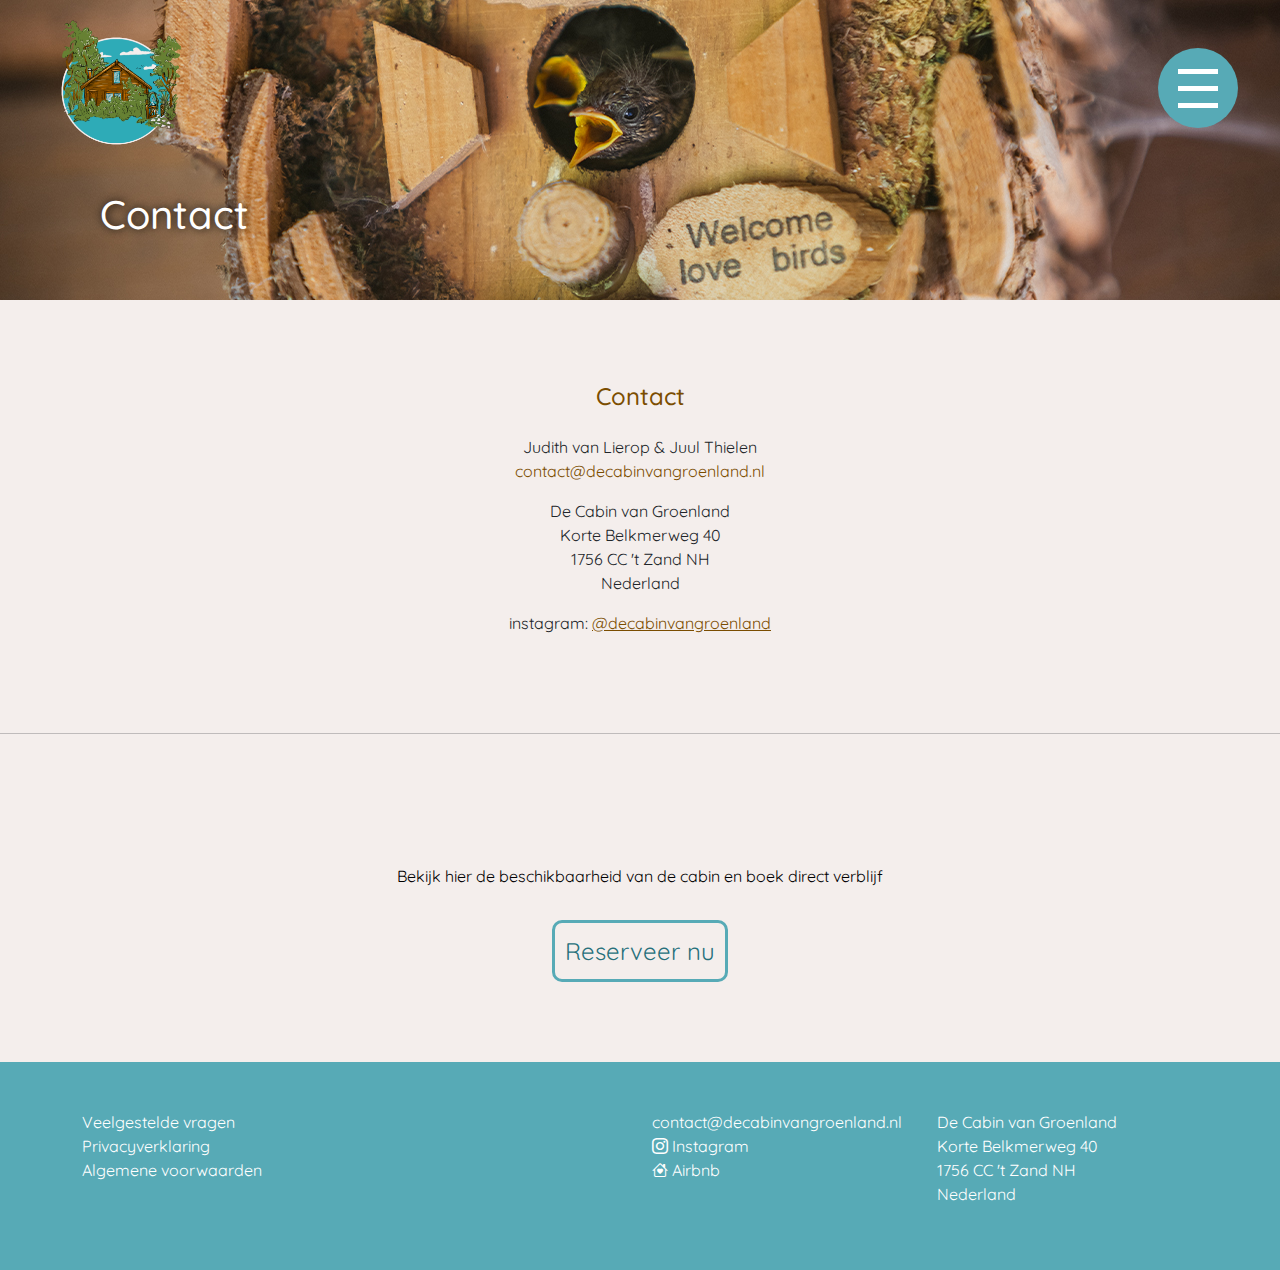
<file: contact.html>
<!DOCTYPE html>
<html lang="en">
<head>
    <meta charset="UTF-8">
    <meta name="viewport" content="width=device-width, initial-scale=1.0">
    <link href="https://cdn.jsdelivr.net/npm/bootstrap@5.3.3/dist/css/bootstrap.min.css" rel="stylesheet" integrity="sha384-QWTKZyjpPEjISv5WaRU9OFeRpok6YctnYmDr5pNlyT2bRjXh0JMhjY6hW+ALEwIH" crossorigin="anonymous">
    
    <!-- Font links -->
    <link rel="preconnect" href="https://fonts.googleapis.com">
    <link rel="preconnect" href="https://fonts.gstatic.com" crossorigin>
    <link href="https://fonts.googleapis.com/css2?family=Quicksand:wght@300..700&family=Roboto:ital,wght@0,100;0,300;0,400;0,500;0,700;0,900;1,100;1,300;1,400;1,500;1,700;1,900&family=Ubuntu+Mono:ital,wght@0,400;0,700;1,400;1,700&display=swap" rel="stylesheet">
      
    <!-- Bootstrap icon link -->
    <link href="https://cdn.jsdelivr.net/npm/bootstrap-icons/font/bootstrap-icons.css" rel="stylesheet">

    <link rel="stylesheet" type="text/css" href="styles.css">
    <title>De Cabin van Groenland</title>

            <!-- favicons -->
            <link rel="icon" href="images/favicon32.png" sizes="32x32" type="image/png">
            <link rel="icon" href="images/favicon64.png" sizes="64x64" type="image/png">
            <link rel="apple-touch-icon" href="images/favicon180.png">
            <link rel="icon" href="images/favicon192.png" sizes="192x192" type="image/png">
    
            <!-- Open Graph Metadata -->
            <meta property="og:title" content="De Cabin van Groenland - Contact">
            <meta property="og:description" content="Neem contact op met Judith en Juul">
            <meta property="og:image" itemprop="image" content="https://www.decabinvangroenland.nl/images/shareimg.jpg">
            <meta property="og:url" content="https://www.decabinvangroenland.nl/">
            <meta property="og:type" content="website">

</head>
<body>

    <!-- Navigation -->

      <div id="navigation-placeholder"></div>
    
    <!-- header -->
        <div class="header-losse-pagina contact">
            <h1>Contact</h1>
        </div>

    <!-- Contact -->
    
    <div id="contact" class="block-center">

        <div class="block-text">

            <h2>Contact</h2>

                <ul>
                <li>Judith van Lierop & Juul Thielen</li>
                <li><a href="mailto:contact@decabinvangroenland.nl" target="_blank">contact@decabinvangroenland.nl</a></li>
                </ul>

                <ul>
                    <li>De Cabin van Groenland</li>
                    <li>Korte Belkmerweg 40</li>
                    <li>1756 CC 't Zand NH</li>
                    <li>Nederland</li>
                </ul>
                
                <ul>
                instagram: <a href="https://www.instagram.com/decabinvangroenland/" target="_blank">@decabinvangroenland </a>
                </ul>        
</div>

    </div>

    </div>

       <!-- Reserveren -->
        <hr>

       <div id="reserveren" class="block-reserveren reserveren-los">
        
        <div class="block-text">Bekijk hier de beschikbaarheid van de cabin en boek direct verblijf</div>

        <div>

            <a href="http://reserveren.decabinvangroenland.nl"><button class="btn-reserveren">Reserveer nu</button></a>
    
        </div>

    </div> 

    <!-- Footer -->

    <div id="footer-placeholder"></div>

    <script src="navigation.js"></script>
    <script src="footer.js"></script>

</body>
</html>
</file>
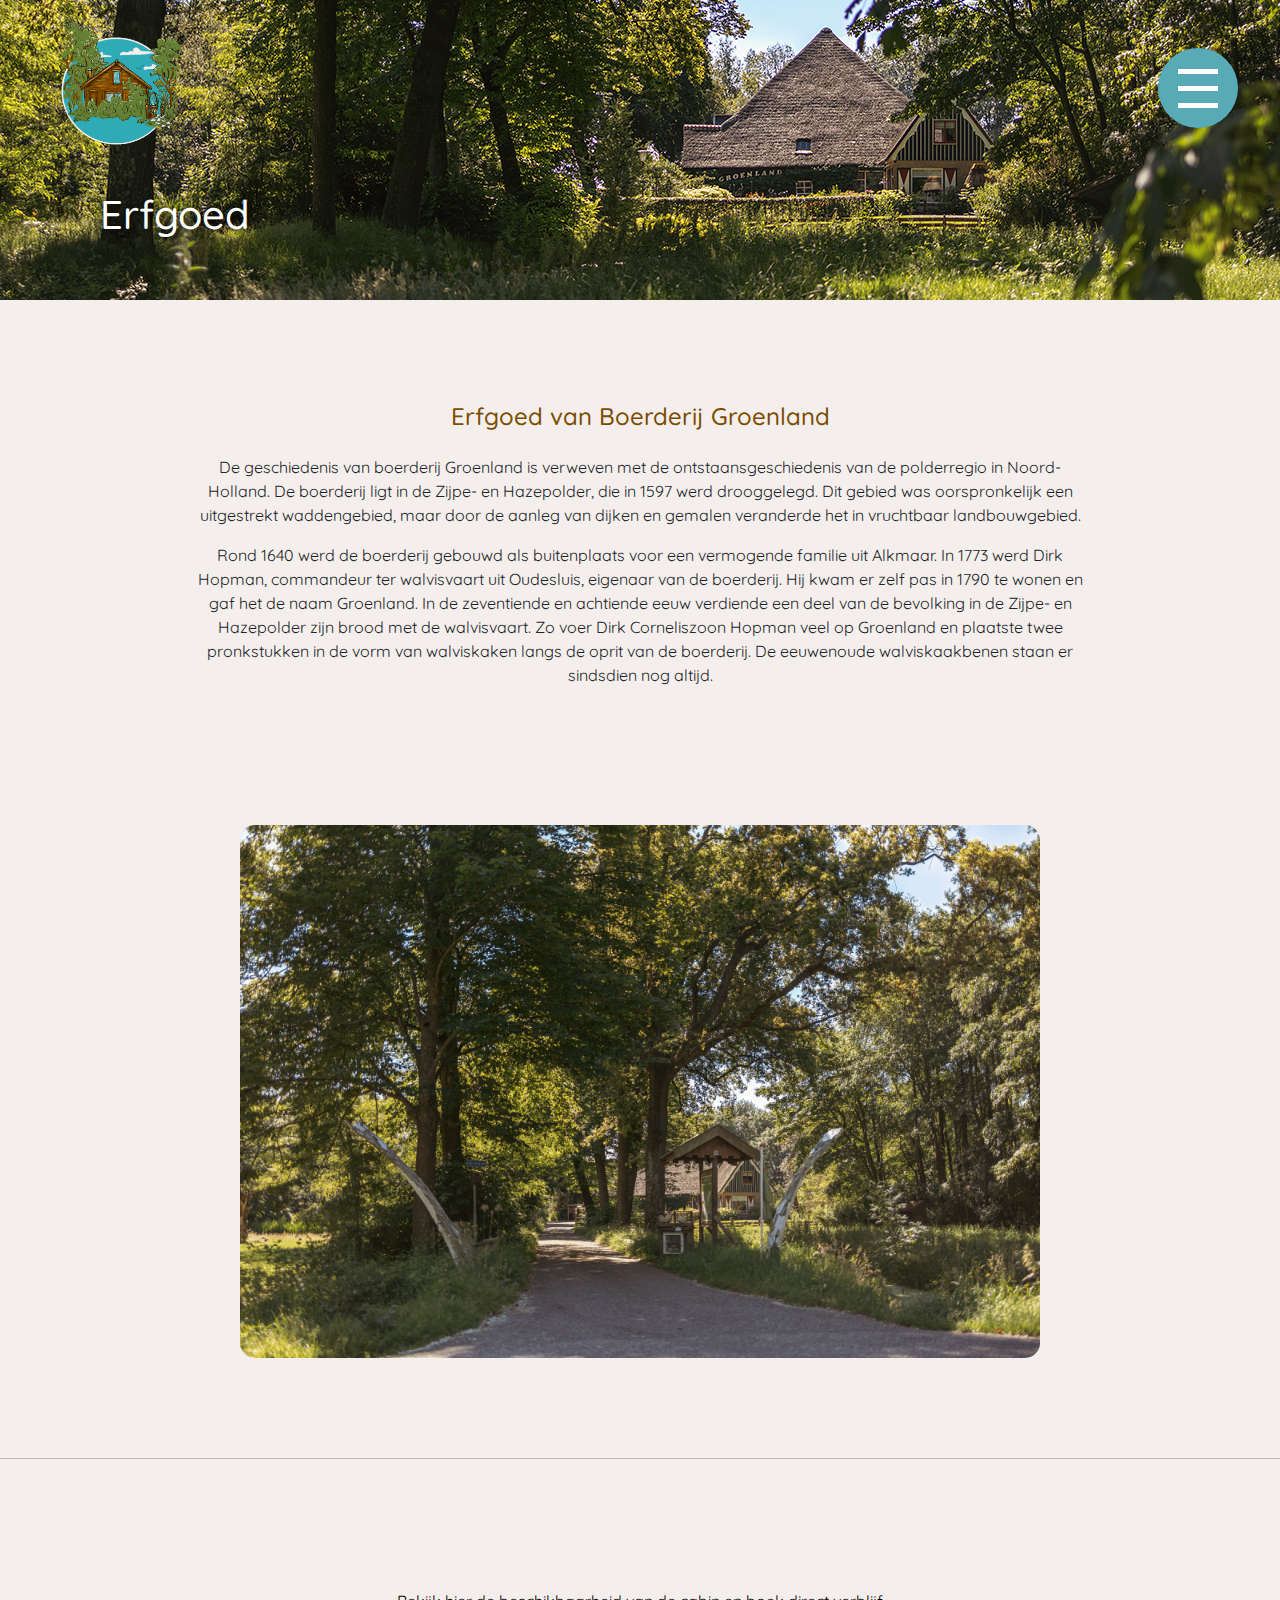
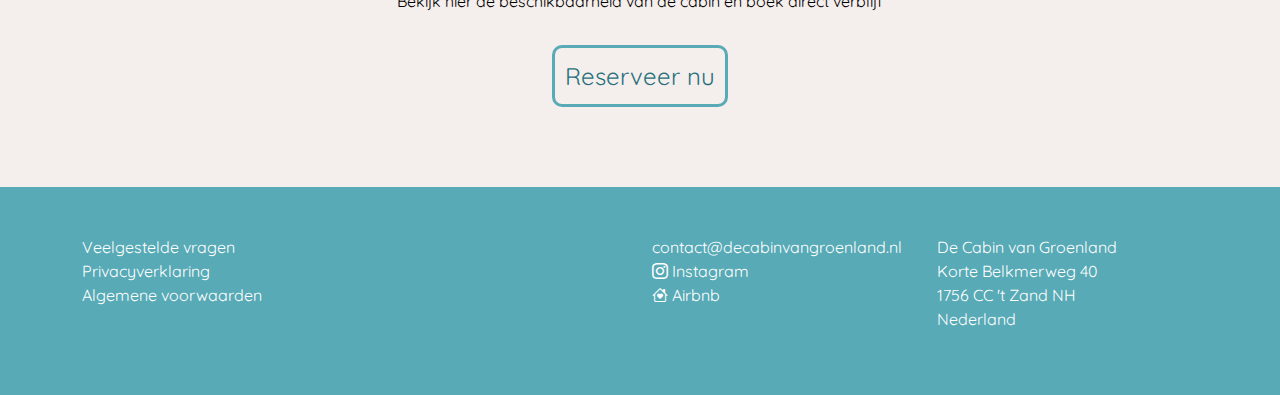
<file: erfgoed.html>
<!DOCTYPE html>
<html lang="en">
<head>
    <meta charset="UTF-8">
    <meta name="viewport" content="width=device-width, initial-scale=1.0">
    <link href="https://cdn.jsdelivr.net/npm/bootstrap@5.3.3/dist/css/bootstrap.min.css" rel="stylesheet" integrity="sha384-QWTKZyjpPEjISv5WaRU9OFeRpok6YctnYmDr5pNlyT2bRjXh0JMhjY6hW+ALEwIH" crossorigin="anonymous">
    
    <!-- Font links -->
    <link rel="preconnect" href="https://fonts.googleapis.com">
    <link rel="preconnect" href="https://fonts.gstatic.com" crossorigin>
    <link href="https://fonts.googleapis.com/css2?family=Quicksand:wght@300..700&family=Roboto:ital,wght@0,100;0,300;0,400;0,500;0,700;0,900;1,100;1,300;1,400;1,500;1,700;1,900&family=Ubuntu+Mono:ital,wght@0,400;0,700;1,400;1,700&display=swap" rel="stylesheet">
 
    <!-- Bootstrap icon link -->
    <link href="https://cdn.jsdelivr.net/npm/bootstrap-icons/font/bootstrap-icons.css" rel="stylesheet">

    <link rel="stylesheet" type="text/css" href="styles.css">
    <title>De Cabin van Groenland</title>

                <!-- favicons -->
                <link rel="icon" href="images/favicon32.png" sizes="32x32" type="image/png">
                <link rel="icon" href="images/favicon64.png" sizes="64x64" type="image/png">
                <link rel="apple-touch-icon" href="images/favicon180.png">
                <link rel="icon" href="images/favicon192.png" sizes="192x192" type="image/png">
        
                <!-- Open Graph Metadata -->
                <meta property="og:title" content="De Cabin van Groenland - Erfgoed">
                <meta property="og:description" content="De geschiedenis van boerderij Groenland">
                <meta property="og:image" itemprop="image" content="https://www.decabinvangroenland.nl/images/shareimg.jpg">
                <meta property="og:url" content="https://www.decabinvangroenland.nl/">
                <meta property="og:type" content="website">
</head>
<body>


    <!-- Navigation -->

    <div id="navigation-placeholder"></div>
    
    <!-- header -->
        <div class="header-losse-pagina erfgoed">
            <h1>Erfgoed</h1>
        </div>

    <!-- Erfgoed -->
    
    <div id="erfgoed" class="block-center">

        <div class="block-text">

            <h2>Erfgoed van Boerderij Groenland</h2>

            <p>De geschiedenis van boerderij Groenland is verweven met de ontstaansgeschiedenis van de polderregio in Noord-Holland. De boerderij ligt in de Zijpe- en Hazepolder, die in 1597 werd drooggelegd. Dit gebied was oorspronkelijk een uitgestrekt waddengebied, maar door de aanleg van dijken en gemalen veranderde het in vruchtbaar landbouwgebied.</p>
            <p>Rond 1640 werd de boerderij gebouwd als buitenplaats voor een vermogende familie uit Alkmaar. In 1773 werd Dirk Hopman, commandeur ter walvisvaart uit Oudesluis, eigenaar van de boerderij. Hij kwam er zelf pas in 1790 te wonen en gaf het de naam Groenland. In de zeventiende en achtiende eeuw verdiende een deel van de bevolking in de Zijpe- en Hazepolder zijn brood met de walvisvaart. Zo voer Dirk Corneliszoon Hopman veel op Groenland en plaatste twee pronkstukken in de vorm van walviskaken langs de oprit van de boerderij. De eeuwenoude walviskaakbenen staan er sindsdien nog altijd.</p>
        </div>

    </div>

    </div>

    <!-- photo -->

    <div id="erfgoedfoto" class="block-center block-img-big">

        <img src="images/groenland22.png">
    
        </div>

     <!-- Reserveren -->
      <hr id="erfgoedhr">

     <div id="reserveren" class="block-reserveren reserveren-los">
        
        <div class="block-text">Bekijk hier de beschikbaarheid van de cabin en boek direct verblijf</div>

        <div>

            <a href="http://reserveren.decabinvangroenland.nl"><button class="btn-reserveren">Reserveer nu</button></a>
    
        </div>

    </div>     
    

    <!-- Footer -->
    <div id="footer-placeholder"></div>

    <script src="navigation.js"></script>
    <script src="footer.js"></script>

</body>
</html>
</file>
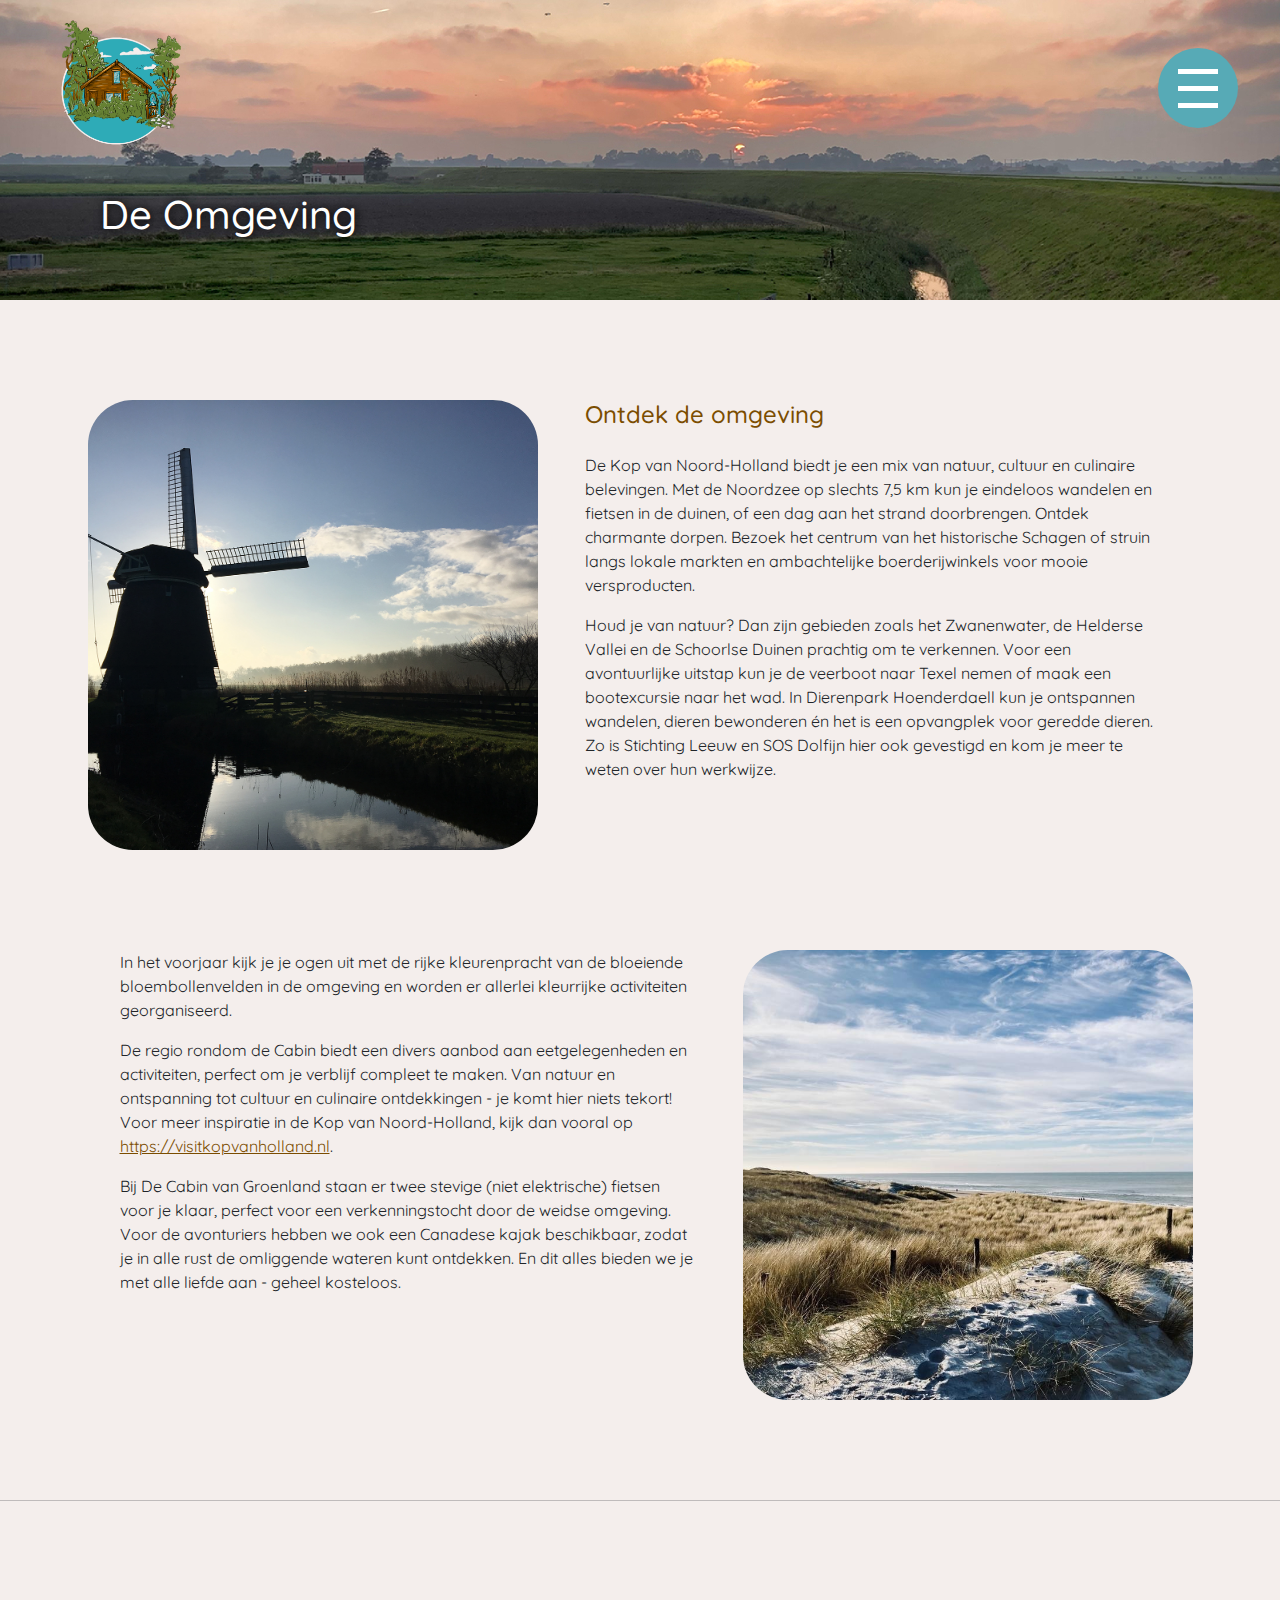
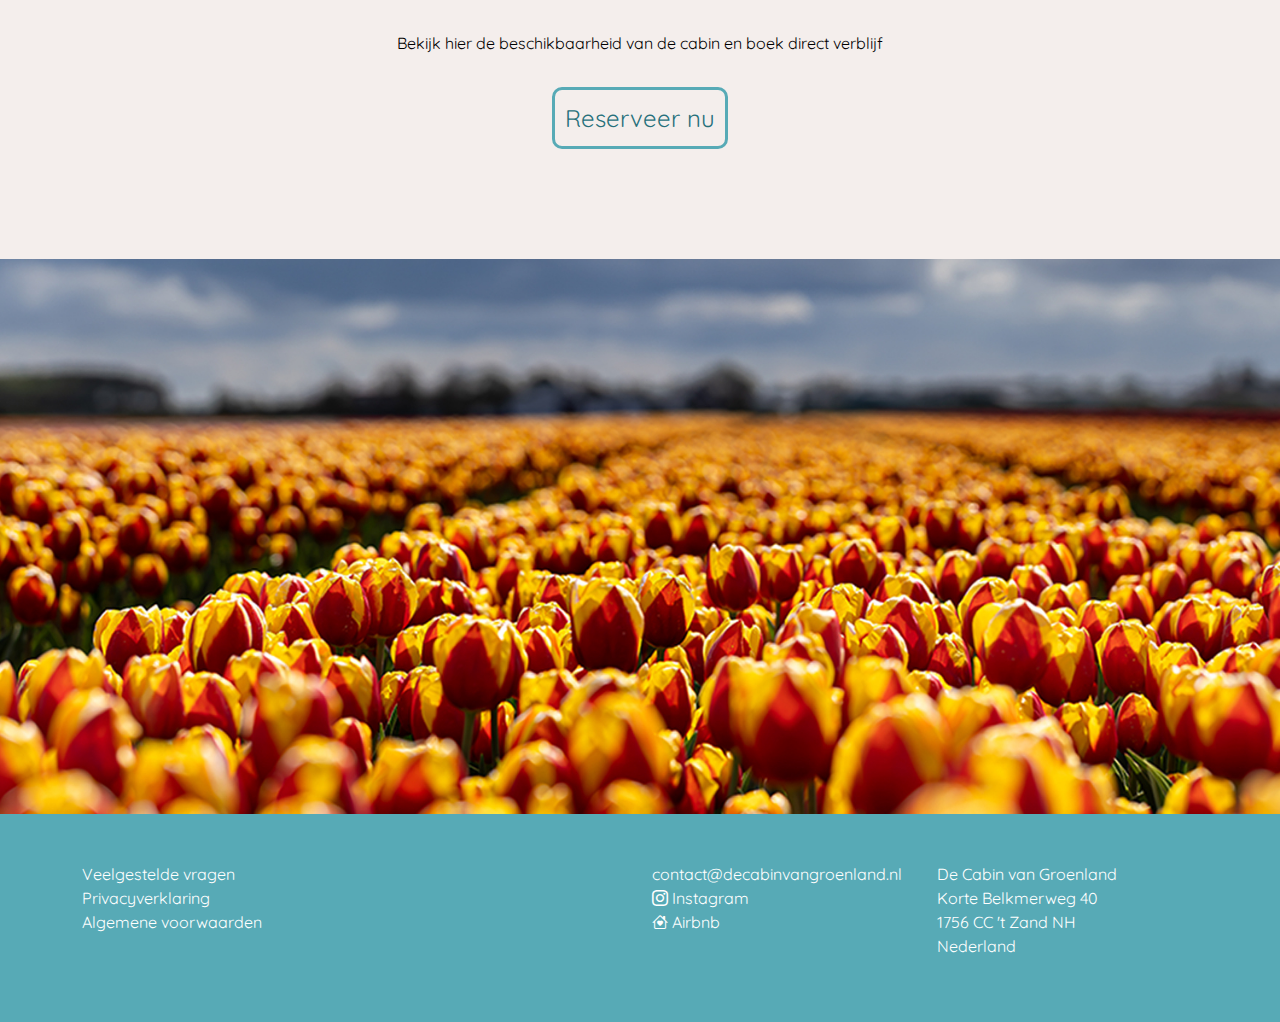
<file: omgeving.html>
<!DOCTYPE html>
<html lang="en">
<head>
    <meta charset="UTF-8">
    <meta name="viewport" content="width=device-width, initial-scale=1.0">
    <link href="https://cdn.jsdelivr.net/npm/bootstrap@5.3.3/dist/css/bootstrap.min.css" rel="stylesheet" integrity="sha384-QWTKZyjpPEjISv5WaRU9OFeRpok6YctnYmDr5pNlyT2bRjXh0JMhjY6hW+ALEwIH" crossorigin="anonymous">
    
    <!-- Font links -->
    <link rel="preconnect" href="https://fonts.googleapis.com">
    <link rel="preconnect" href="https://fonts.gstatic.com" crossorigin>
    <link href="https://fonts.googleapis.com/css2?family=Quicksand:wght@300..700&family=Roboto:ital,wght@0,100;0,300;0,400;0,500;0,700;0,900;1,100;1,300;1,400;1,500;1,700;1,900&family=Ubuntu+Mono:ital,wght@0,400;0,700;1,400;1,700&display=swap" rel="stylesheet">
    
    <!-- Bootstrap icon link -->
    <link href="https://cdn.jsdelivr.net/npm/bootstrap-icons/font/bootstrap-icons.css" rel="stylesheet">

    <link rel="stylesheet" type="text/css" href="styles.css">
    <title>De Cabin van Groenland</title>

                    <!-- favicons -->
                    <link rel="icon" href="images/favicon32.png" sizes="32x32" type="image/png">
                    <link rel="icon" href="images/favicon64.png" sizes="64x64" type="image/png">
                    <link rel="apple-touch-icon" href="images/favicon180.png">
                    <link rel="icon" href="images/favicon192.png" sizes="192x192" type="image/png">
            
                    <!-- Open Graph Metadata -->
                    <meta property="og:title" content="De Cabin van Groenland - De Omgeving">
                    <meta property="og:description" content="De Kop van Noord-Holland biedt je een mix van natuur, cultuur en culinaire belevingen.">
                    <meta property="og:image" itemprop="image" content="https://www.decabinvangroenland.nl/images/shareimg.jpg">
                    <meta property="og:url" content="https://www.decabinvangroenland.nl/">
                    <meta property="og:type" content="website">

</head>
<body>

 
    <!-- Navigation -->

    <div id="navigation-placeholder"></div>
    
    <!-- header -->
        <div class="header-losse-pagina omgeving">
            <h1>De Omgeving</h1>
        </div>

    <!-- De Omgeving -->
    
    <div id="omgeving-1" class="block-left">

        <div class="wrapper">

            <div class="block-img">
                <img src="images/foto32.jpg">
            </div>

        <div class="block-text">

            <h2>Ontdek de omgeving</h2>

            <p>De Kop van Noord-Holland biedt je een mix van natuur, cultuur en culinaire belevingen. Met de Noordzee op slechts 7,5 km kun je eindeloos wandelen en fietsen in de duinen, of een dag aan het strand doorbrengen. Ontdek charmante dorpen. Bezoek het centrum van het historische Schagen of struin langs lokale markten en ambachtelijke boerderijwinkels voor mooie versproducten.</p>
            <p>Houd je van natuur? Dan zijn gebieden zoals het Zwanenwater, de Helderse Vallei en de Schoorlse Duinen prachtig om te verkennen. Voor een avontuurlijke uitstap kun je de veerboot naar Texel nemen of maak een bootexcursie naar het wad. In Dierenpark Hoenderdaell kun je ontspannen wandelen, dieren bewonderen én het is een opvangplek voor geredde dieren. Zo is Stichting Leeuw en SOS Dolfijn hier ook gevestigd en kom je meer te weten over hun werkwijze.</p>  
        </div>

    </div>
    </div>




    <!-- De omgeving vervolg -->

        <div id="omgeving-2" class="block-right">

            <div class="wrapper">

                <div class="block-text">
            
            <p>In het voorjaar kijk je je ogen uit met de rijke kleurenpracht van de bloeiende bloembollenvelden in de omgeving en worden er allerlei kleurrijke activiteiten georganiseerd.</p>
            <p>De regio rondom de Cabin biedt een divers aanbod aan eetgelegenheden en activiteiten, perfect om je verblijf compleet te maken. Van natuur en ontspanning tot cultuur en culinaire ontdekkingen - je komt hier niets tekort! Voor meer inspiratie in de Kop van Noord-Holland, kijk dan vooral op <a href="https://visitkopvanholland.nl/" target="_blank">https://visitkopvanholland.nl</a>.</p>
            <p>Bij De Cabin van Groenland staan er twee stevige (niet elektrische) fietsen voor je klaar, perfect voor een verkenningstocht door de weidse omgeving. 
                Voor de avonturiers hebben we ook een Canadese kajak beschikbaar, zodat je in alle rust de omliggende wateren kunt ontdekken. En dit alles bieden we je met alle liefde aan - geheel kosteloos.</p>

                </div>

                <div class="block-img">
                    <img src="images/foto28.JPG">
                </div>

        </div>
    </div>
    
       <!-- Reserveren -->
       <hr id="omgevinghr">

       <div id="reserveren" class="block-reserveren reserveren-los">
        
        <div class="block-text">Bekijk hier de beschikbaarheid van de cabin en boek direct verblijf</div>

        <div>

            <a href="http://reserveren.decabinvangroenland.nl"><button class="btn-reserveren">Reserveer nu</button></a>
    
        </div>

    </div> 

    <!-- big image -->

    <div class="big-image veld">
        
                <img src="images/tulpenveld.jpg">
                
    </div>

    <!-- Footer -->

    <div id="footer-placeholder"></div>

    <script src="navigation.js"></script>
    <script src="footer.js"></script>

</body>
</html>
</file>
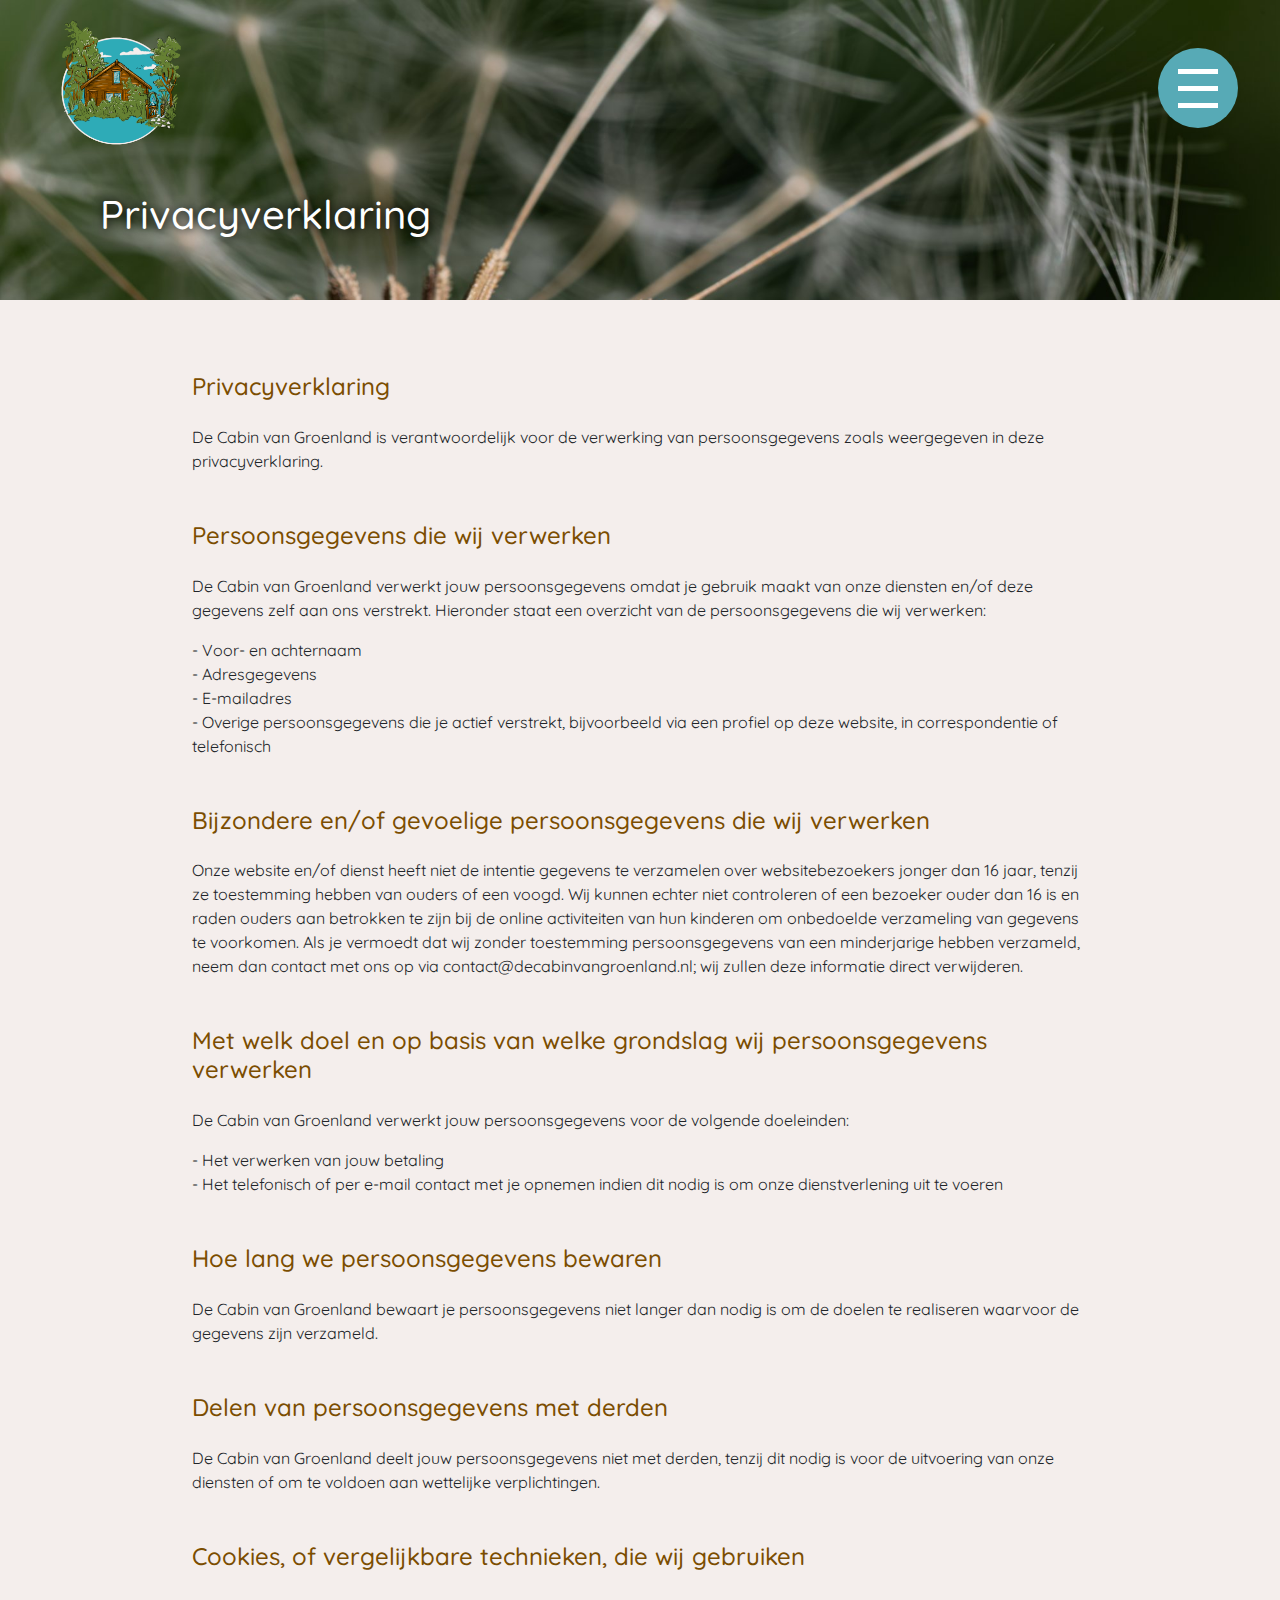
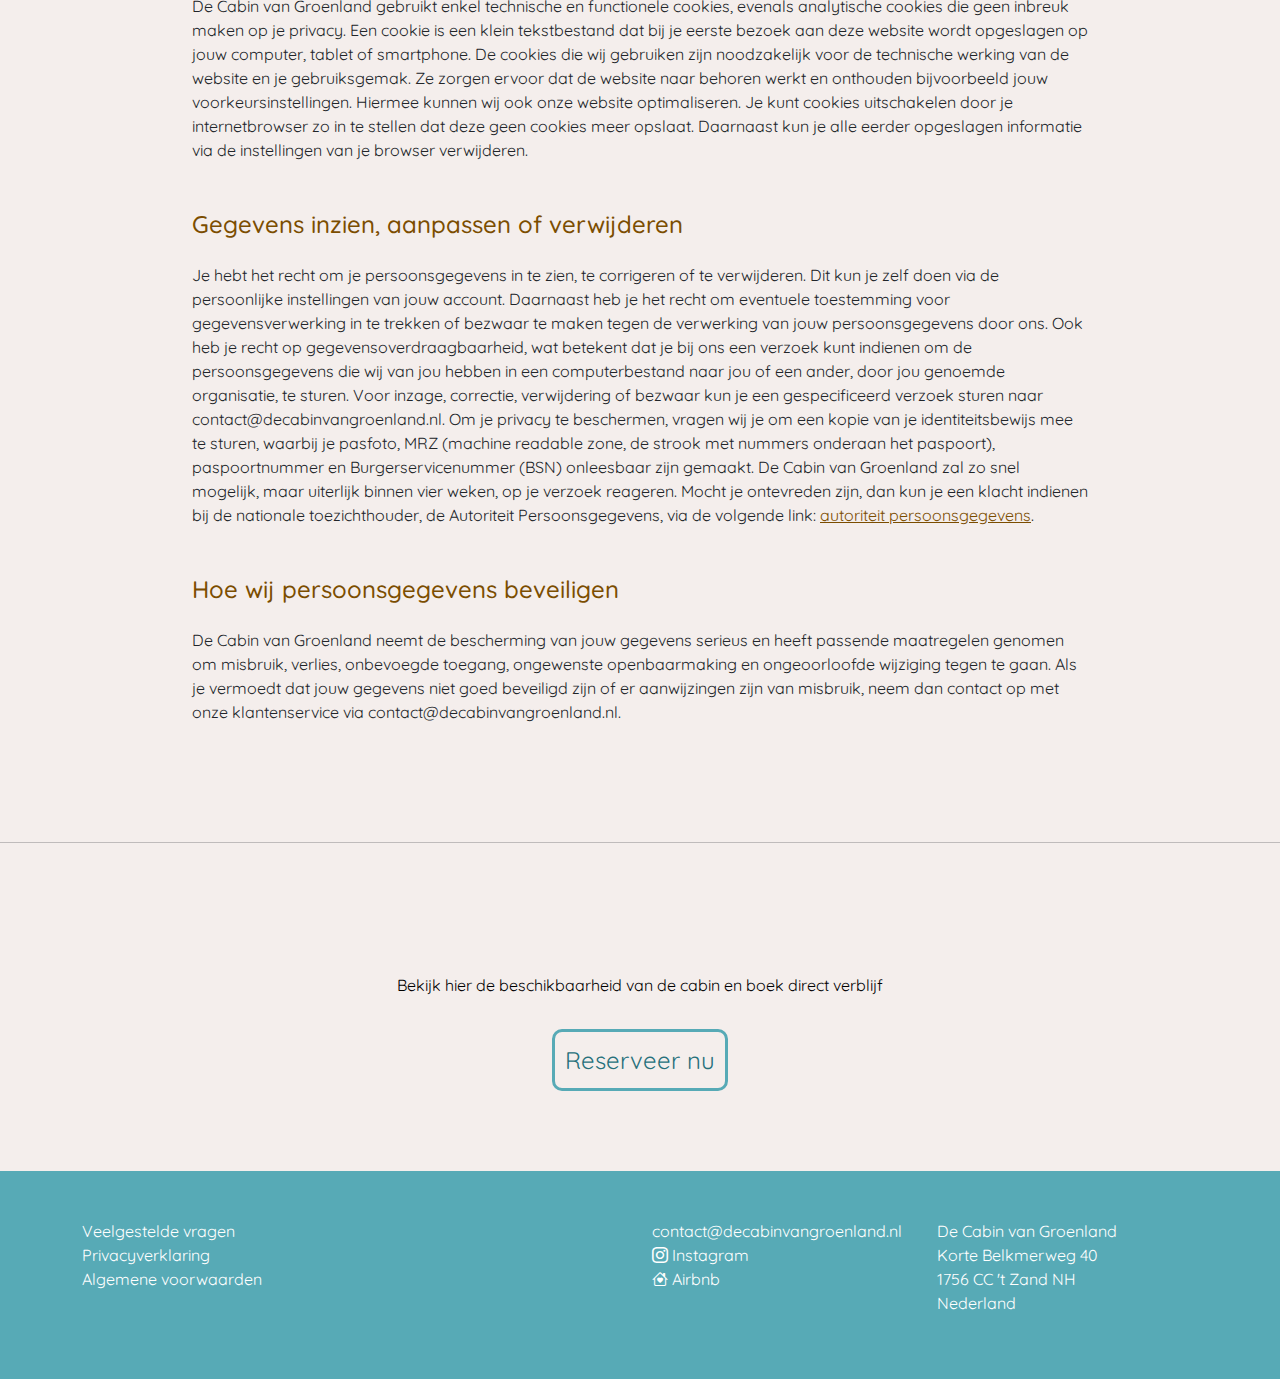
<file: privacy.html>
<!DOCTYPE html>
<html lang="en">
<head>
    <meta charset="UTF-8">
    <meta name="viewport" content="width=device-width, initial-scale=1.0">
    <link href="https://cdn.jsdelivr.net/npm/bootstrap@5.3.3/dist/css/bootstrap.min.css" rel="stylesheet" integrity="sha384-QWTKZyjpPEjISv5WaRU9OFeRpok6YctnYmDr5pNlyT2bRjXh0JMhjY6hW+ALEwIH" crossorigin="anonymous">

    <!-- Font links -->
    <link rel="preconnect" href="https://fonts.googleapis.com">
    <link rel="preconnect" href="https://fonts.gstatic.com" crossorigin>
    <link href="https://fonts.googleapis.com/css2?family=Quicksand:wght@300..700&family=Roboto:ital,wght@0,100;0,300;0,400;0,500;0,700;0,900;1,100;1,300;1,400;1,500;1,700;1,900&family=Ubuntu+Mono:ital,wght@0,400;0,700;1,400;1,700&display=swap" rel="stylesheet">

    <!-- Bootstrap icon link -->
    <link href="https://cdn.jsdelivr.net/npm/bootstrap-icons/font/bootstrap-icons.css" rel="stylesheet">

    <link rel="stylesheet" type="text/css" href="styles.css">
    <title>De Cabin van Groenland</title>

                        <!-- favicons -->
                        <link rel="icon" href="images/favicon32.png" sizes="32x32" type="image/png">
                        <link rel="icon" href="images/favicon64.png" sizes="64x64" type="image/png">
                        <link rel="apple-touch-icon" href="images/favicon180.png">
                        <link rel="icon" href="images/favicon192.png" sizes="192x192" type="image/png">
                
                        <!-- Open Graph Metadata -->
                        <meta property="og:title" content="De Cabin van Groenland - Privacyverklaring">
                        <meta property="og:description" content="Lees hier onze privacyverklaring.">
                        <meta property="og:image" itemprop="image" content="https://www.decabinvangroenland.nl/images/shareimg.jpg">
                        <meta property="og:url" content="https://www.decabinvangroenland.nl/">
                        <meta property="og:type" content="website">
</head>
<body>
    

    <!-- Navigation -->

    <div id="navigation-placeholder"></div>
    
    <!-- header -->
        <div class="header-losse-pagina privacy">
            <h1>Privacyverklaring</h1>
        </div>

    <!-- Privacy -->
    
    <div id="privacy" class="block-center">

        <div class="block-text">
            <h2>Privacyverklaring</h2>

            <p>De Cabin van Groenland is verantwoordelijk voor de verwerking van persoonsgegevens zoals weergegeven in deze privacyverklaring.</p>
            
            <h2>Persoonsgegevens die wij verwerken</h2>
            <p>De Cabin van Groenland verwerkt jouw persoonsgegevens omdat je gebruik maakt van onze diensten en/of deze gegevens zelf aan ons verstrekt. Hieronder staat een overzicht van de persoonsgegevens die wij verwerken:</p>
            <p>
                - Voor- en achternaam <br>
                - Adresgegevens <br>
                - E-mailadres <br>
                - Overige persoonsgegevens die je actief verstrekt, bijvoorbeeld via een profiel op deze website, in correspondentie of telefonisch
            </p>

            <h2>Bijzondere en/of gevoelige persoonsgegevens die wij verwerken</h2>
            <p>Onze website en/of dienst heeft niet de intentie gegevens te verzamelen over websitebezoekers jonger dan 16 jaar, tenzij ze toestemming hebben van ouders of een voogd. Wij kunnen echter niet controleren of een bezoeker ouder dan 16 is en raden ouders aan betrokken te zijn bij de online activiteiten van hun kinderen om onbedoelde verzameling van gegevens te voorkomen. Als je vermoedt dat wij zonder toestemming persoonsgegevens van een minderjarige hebben verzameld, neem dan contact met ons op via contact@decabinvangroenland.nl; wij zullen deze informatie direct verwijderen.</p>

            <h2>Met welk doel en op basis van welke grondslag wij persoonsgegevens verwerken</h2>
            <p>De Cabin van Groenland verwerkt jouw persoonsgegevens voor de volgende doeleinden:</p>
            <p>
                - Het verwerken van jouw betaling <br>
                - Het telefonisch of per e-mail contact met je opnemen indien dit nodig is om onze dienstverlening uit te voeren
            </p>

            <h2>Hoe lang we persoonsgegevens bewaren</h2>
            <p>De Cabin van Groenland bewaart je persoonsgegevens niet langer dan nodig is om de doelen te realiseren waarvoor de gegevens zijn verzameld.</p>

            <h2>Delen van persoonsgegevens met derden</h2>
            <p>De Cabin van Groenland deelt jouw persoonsgegevens niet met derden, tenzij dit nodig is voor de uitvoering van onze diensten of om te voldoen aan wettelijke verplichtingen.</p>

            <h2>Cookies, of vergelijkbare technieken, die wij gebruiken</h2>
            <p>De Cabin van Groenland gebruikt enkel technische en functionele cookies, evenals analytische cookies die geen inbreuk maken op je privacy. Een cookie is een klein tekstbestand dat bij je eerste bezoek aan deze website wordt opgeslagen op jouw computer, tablet of smartphone. De cookies die wij gebruiken zijn noodzakelijk voor de technische werking van de website en je gebruiksgemak. Ze zorgen ervoor dat de website naar behoren werkt en onthouden bijvoorbeeld jouw voorkeursinstellingen. Hiermee kunnen wij ook onze website optimaliseren. Je kunt cookies uitschakelen door je internetbrowser zo in te stellen dat deze geen cookies meer opslaat. Daarnaast kun je alle eerder opgeslagen informatie via de instellingen van je browser verwijderen.</p>

            <h2>Gegevens inzien, aanpassen of verwijderen</h2>
            <p>Je hebt het recht om je persoonsgegevens in te zien, te corrigeren of te verwijderen. Dit kun je zelf doen via de persoonlijke instellingen van jouw account. Daarnaast heb je het recht om eventuele toestemming voor gegevensverwerking in te trekken of bezwaar te maken tegen de verwerking van jouw persoonsgegevens door ons. Ook heb je recht op gegevensoverdraagbaarheid, wat betekent dat je bij ons een verzoek kunt indienen om de persoonsgegevens die wij van jou hebben in een computerbestand naar jou of een ander, door jou genoemde organisatie, te sturen. Voor inzage, correctie, verwijdering of bezwaar kun je een gespecificeerd verzoek sturen naar contact@decabinvangroenland.nl. Om je privacy te beschermen, vragen wij je om een kopie van je identiteitsbewijs mee te sturen, waarbij je pasfoto, MRZ (machine readable zone, de strook met nummers onderaan het paspoort), paspoortnummer en Burgerservicenummer (BSN) onleesbaar zijn gemaakt. De Cabin van Groenland zal zo snel mogelijk, maar uiterlijk binnen vier weken, op je verzoek reageren. Mocht je ontevreden zijn, dan kun je een klacht indienen bij de nationale toezichthouder, de Autoriteit Persoonsgegevens, via de volgende link:
            <a href="https://autoriteitpersoonsgegevens.nl/nl/contact-met-de-autoriteit-persoonsgegevens/tip-ons" target="_blank">autoriteit persoonsgegevens</a>.</p>

            <h2>Hoe wij persoonsgegevens beveiligen</h2>
            <p>De Cabin van Groenland neemt de bescherming van jouw gegevens serieus en heeft passende maatregelen genomen om misbruik, verlies, onbevoegde toegang, ongewenste openbaarmaking en ongeoorloofde wijziging tegen te gaan. Als je vermoedt dat jouw gegevens niet goed beveiligd zijn of er aanwijzingen zijn van misbruik, neem dan contact op met onze klantenservice via contact@decabinvangroenland.nl.</p>

        </div>

    </div>

    <!-- Reserveren -->

    <hr>

    <div id="reserveren" class="block-reserveren reserveren-los">
        
        <div class="block-text">Bekijk hier de beschikbaarheid van de cabin en boek direct verblijf</div>

        <div>

            <a href="http://reserveren.decabinvangroenland.nl"><button class="btn-reserveren">Reserveer nu</button></a>
    
        </div>

    </div>

    <!-- Footer -->

    <div id="footer-placeholder"></div>

    <script src="navigation.js"></script>
    <script src="footer.js"></script>

</body>
</html>
</file>
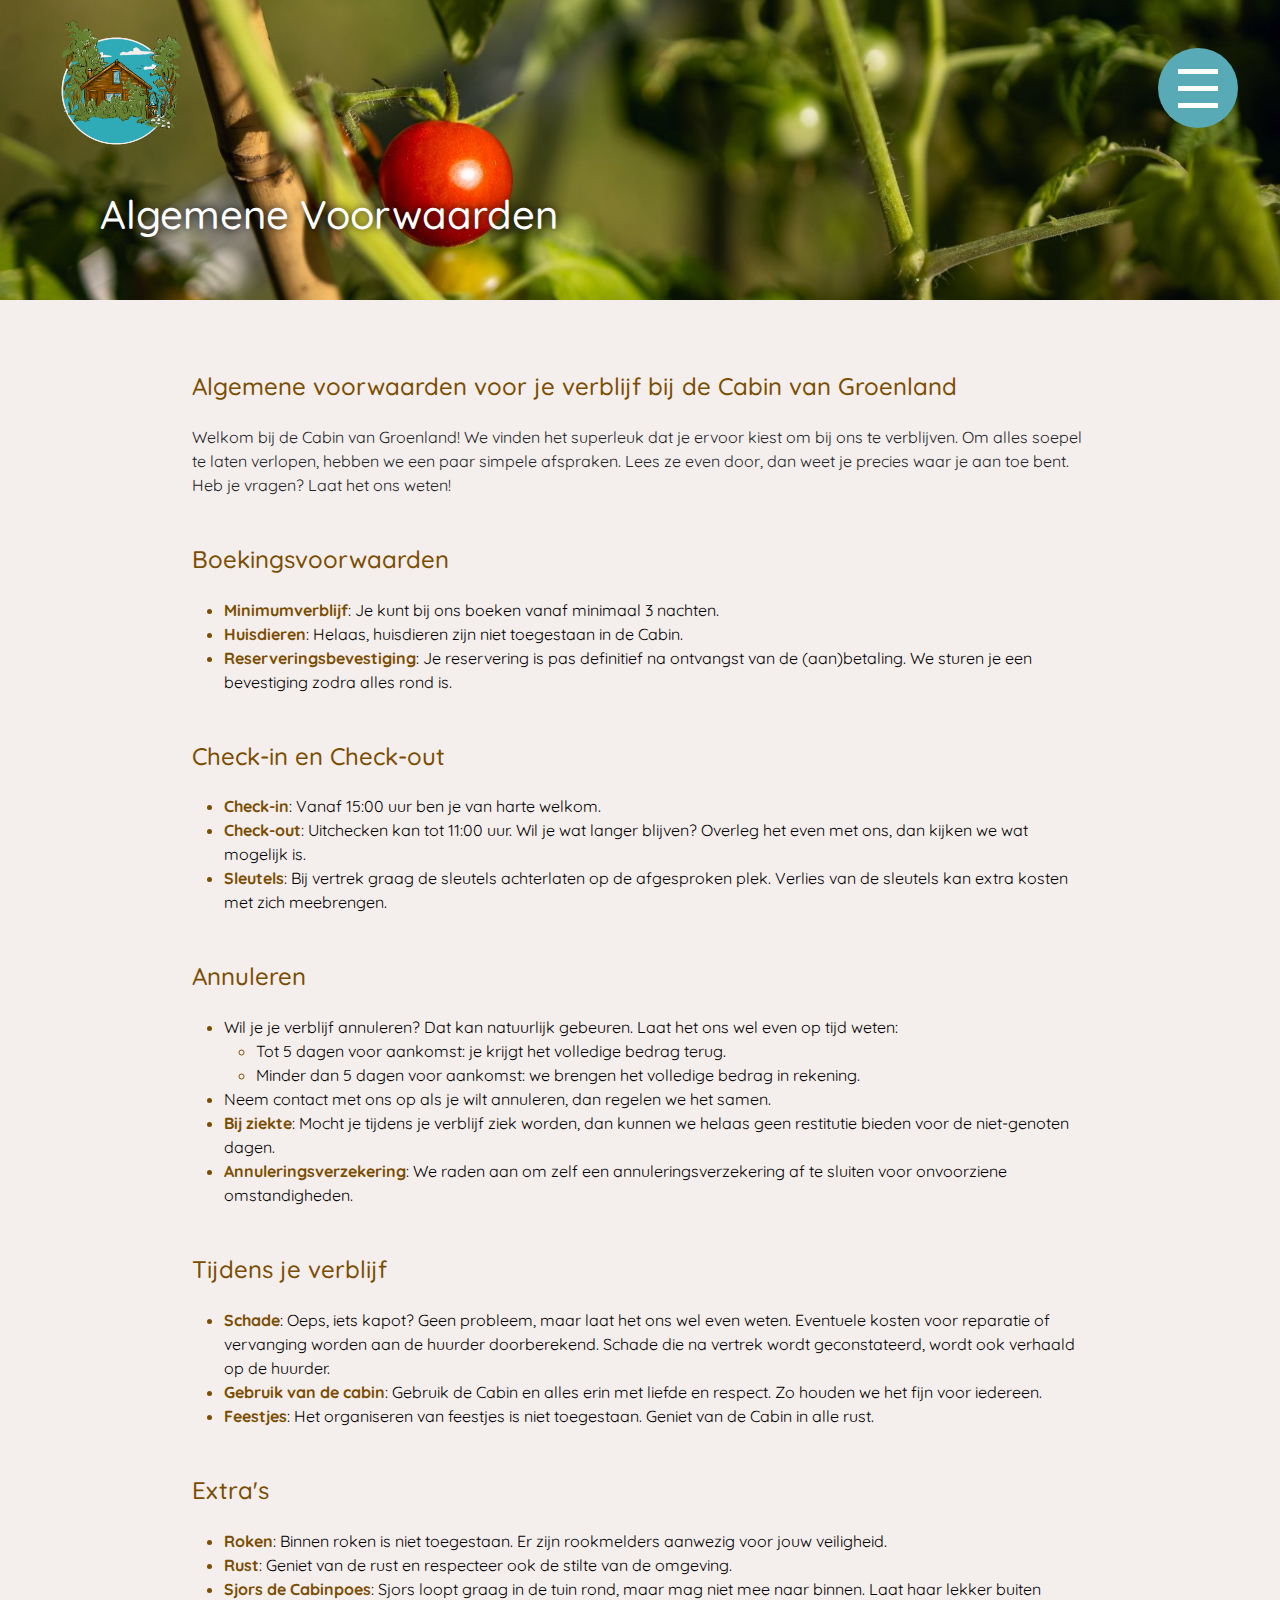
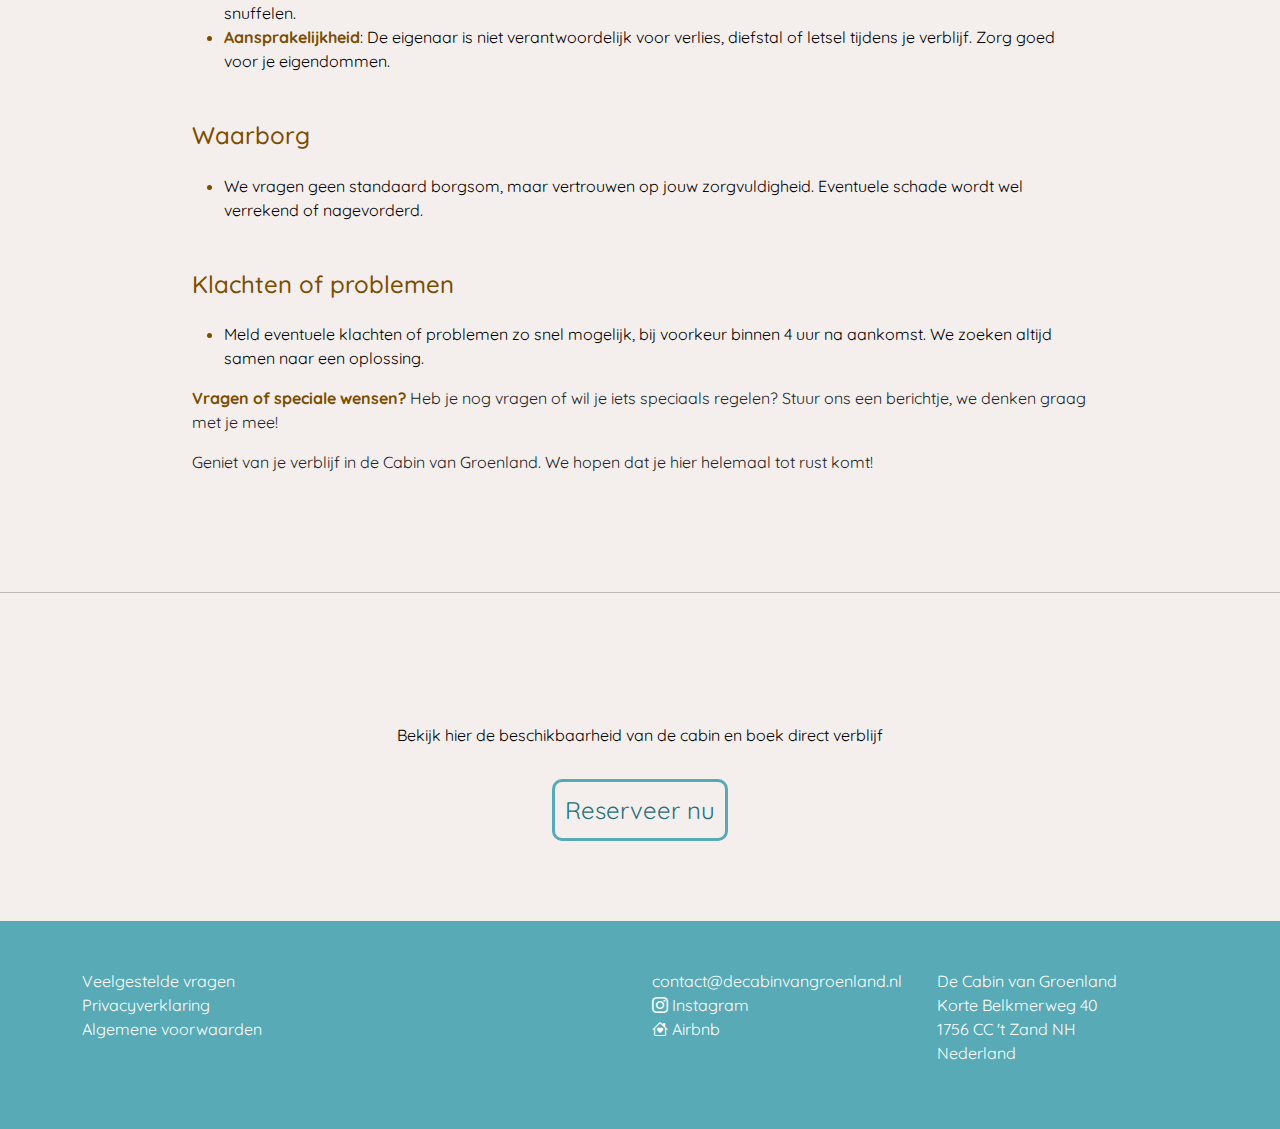
<file: voorwaarden.html>
<!DOCTYPE html>
<html lang="en">
<head>
    <meta charset="UTF-8">
    <meta name="viewport" content="width=device-width, initial-scale=1.0">
    <link href="https://cdn.jsdelivr.net/npm/bootstrap@5.3.3/dist/css/bootstrap.min.css" rel="stylesheet" integrity="sha384-QWTKZyjpPEjISv5WaRU9OFeRpok6YctnYmDr5pNlyT2bRjXh0JMhjY6hW+ALEwIH" crossorigin="anonymous">
    
    <!-- Font links -->
    <link rel="preconnect" href="https://fonts.googleapis.com">
    <link rel="preconnect" href="https://fonts.gstatic.com" crossorigin>
    <link href="https://fonts.googleapis.com/css2?family=Quicksand:wght@300..700&family=Roboto:ital,wght@0,100;0,300;0,400;0,500;0,700;0,900;1,100;1,300;1,400;1,500;1,700;1,900&family=Ubuntu+Mono:ital,wght@0,400;0,700;1,400;1,700&display=swap" rel="stylesheet">

    <!-- Bootstrap icon link -->
    <link href="https://cdn.jsdelivr.net/npm/bootstrap-icons/font/bootstrap-icons.css" rel="stylesheet">

    <link rel="stylesheet" type="text/css" href="styles.css">
    <title>De Cabin van Groenland</title>

                            <!-- favicons -->
                            <link rel="icon" href="images/favicon32.png" sizes="32x32" type="image/png">
                            <link rel="icon" href="images/favicon64.png" sizes="64x64" type="image/png">
                            <link rel="apple-touch-icon" href="images/favicon180.png">
                            <link rel="icon" href="images/favicon192.png" sizes="192x192" type="image/png">
                    
                            <!-- Open Graph Metadata -->
                            <meta property="og:title" content="De Cabin van Groenland - Algemene Voorwaarden">
                            <meta property="og:description" content="Lees onze algemene voowaarden even door, dan weet je precies waar je aan toe bent.">
                            <meta property="og:image" itemprop="image" content="https://www.decabinvangroenland.nl/images/shareimg.jpg">
                            <meta property="og:url" content="https://www.decabinvangroenland.nl/">
                            <meta property="og:type" content="website">
</head>
<body>

 
    <!-- Navigation -->

    <div id="navigation-placeholder"></div>
    
    <!-- header -->
        <div class="header-losse-pagina voorwaarden">
            <h1>Algemene Voorwaarden</h1>
        </div>

    <!-- Algemene voorwaarden -->
    
    <div id="voorwaarden" class="block-center">

        <div class="block-text">
        
            <h2>Algemene voorwaarden voor je verblijf bij de Cabin van Groenland</h2>

            <p>Welkom bij de Cabin van Groenland! We vinden het superleuk dat je ervoor kiest om bij ons te verblijven.

                Om alles soepel te laten verlopen, hebben we een paar simpele afspraken. Lees ze even door, dan weet je precies waar je aan toe bent. Heb je vragen? Laat het ons weten!
            </p>
            
            <h2>Boekingsvoorwaarden</h2> 
            
                <ul>
                
                <li><span><h3>Minimumverblijf</h3>: Je kunt bij ons boeken vanaf minimaal 3 nachten.</span></li>
                
                <li><span><h3>Huisdieren</h3>: Helaas, huisdieren zijn niet toegestaan in de Cabin.</span></li>
                
                <li><span><h3>Reserveringsbevestiging</h3>: Je reservering is pas definitief na ontvangst van de (aan)betaling.
                We sturen je een bevestiging zodra alles rond is.</span></li>
                
                </ul>
        

            <h2>Check-in en Check-out</h2>
            
                <ul>

                <li><span><h3>Check-in</h3>: Vanaf 15:00 uur ben je van harte welkom.</span></li>
                
                <li><span><h3>Check-out</h3>: Uitchecken kan tot 11:00 uur. Wil je wat langer blijven?
                Overleg het even met ons, dan kijken we wat mogelijk is.</span></li>
                
                <li><span><h3>Sleutels</h3>: Bij vertrek graag de sleutels achterlaten op de afgesproken plek.
                Verlies van de sleutels kan extra kosten met zich meebrengen.</span></li>

                </ul>
                
            <h2>Annuleren</h2>
            
                <ul>

                <li><span>Wil je je verblijf annuleren? Dat kan natuurlijk gebeuren. Laat het ons wel even op tijd weten:</span>
                    
                    <ul>

                    <li><span>Tot 5 dagen voor aankomst: je krijgt het volledige bedrag terug.</span></li>
                
                    <li><span>Minder dan 5 dagen voor aankomst: we brengen het volledige bedrag in rekening.</span></li>
                    
                    </ul>
                </li>
                
                <li><span>Neem contact met ons op als je wilt annuleren, dan regelen we het samen.</span></li>
                
                <li><span><h3>Bij ziekte</h3>: Mocht je tijdens je verblijf ziek worden, dan kunnen we helaas geen restitutie bieden voor de niet-genoten dagen.</span></li>
                
                <li><span><h3>Annuleringsverzekering</h3>: We raden aan om zelf een annuleringsverzekering af te sluiten voor onvoorziene omstandigheden.</span></li>
                
                </ul>

                <h2>Tijdens je verblijf</h2>
                
                <ul>

                <li><span><h3>Schade</h3>: Oeps, iets kapot? Geen probleem, maar laat het ons wel even weten. Eventuele kosten voor reparatie of vervanging worden aan de huurder doorberekend.
                Schade die na vertrek wordt geconstateerd, wordt ook verhaald op de huurder.</span></li>
                
                <li><span><h3>Gebruik van de cabin</h3>: Gebruik de Cabin en alles erin met liefde en respect.
                Zo houden we het fijn voor iedereen.</span></li>
                
                <li><span><h3>Feestjes</h3>: Het organiseren van feestjes is niet toegestaan. Geniet van de Cabin in alle rust.</span></li>
                
                </ul>

                <h2>Extra's</h2>

                <ul>
                
                <li><span><h3>Roken</h3>: Binnen roken is niet toegestaan. Er zijn rookmelders aanwezig voor jouw veiligheid.</span></li>
                
                <li><span><h3>Rust</h3>: Geniet van de rust en respecteer ook de stilte van de omgeving.</span></li>
                
                <li><span><h3>Sjors de Cabinpoes</h3>: Sjors loopt graag in de tuin rond, maar mag niet mee naar binnen.
                Laat haar lekker buiten snuffelen.</span></li>
                
                <li><span><h3>Aansprakelijkheid</h3>: De eigenaar is niet verantwoordelijk voor verlies, diefstal of letsel tijdens je verblijf. Zorg goed voor je eigendommen.</span></li>
                
                </ul>

                <h2>Waarborg</h2>
                
                <ul>

                <li><span>We vragen geen standaard borgsom, maar vertrouwen op jouw zorgvuldigheid.
                Eventuele schade wordt wel verrekend of nagevorderd.</span></li>
                
                </ul>

                <h2>Klachten of problemen</h2>
                
                <ul>

                <li><span>Meld eventuele klachten of problemen zo snel mogelijk, bij voorkeur binnen 4 uur na aankomst. We zoeken altijd samen naar een oplossing.</span></li>
                
                </ul>

                <p>

                <h3>Vragen of speciale wensen?</h3> Heb je nog vragen of wil je iets speciaals regelen? Stuur ons een berichtje, we denken graag met je mee!</p>
                
                <p>Geniet van je verblijf in de Cabin van Groenland. We hopen dat je hier helemaal tot rust komt!
                </p>

        </div>

    </div>

    <!-- Reserveren -->

    <hr>

    <div id="reserveren" class="block-reserveren reserveren-los">
        
        <div class="block-text">Bekijk hier de beschikbaarheid van de cabin en boek direct verblijf</div>

        <div>

            <a href="http://reserveren.decabinvangroenland.nl"><button class="btn-reserveren">Reserveer nu</button></a>
    
        </div>

    </div>
        
    <!-- Footer -->

    <div id="footer-placeholder"></div>

    <script src="navigation.js"></script>
    <script src="footer.js"></script>
    
</body>
</html>
</file>
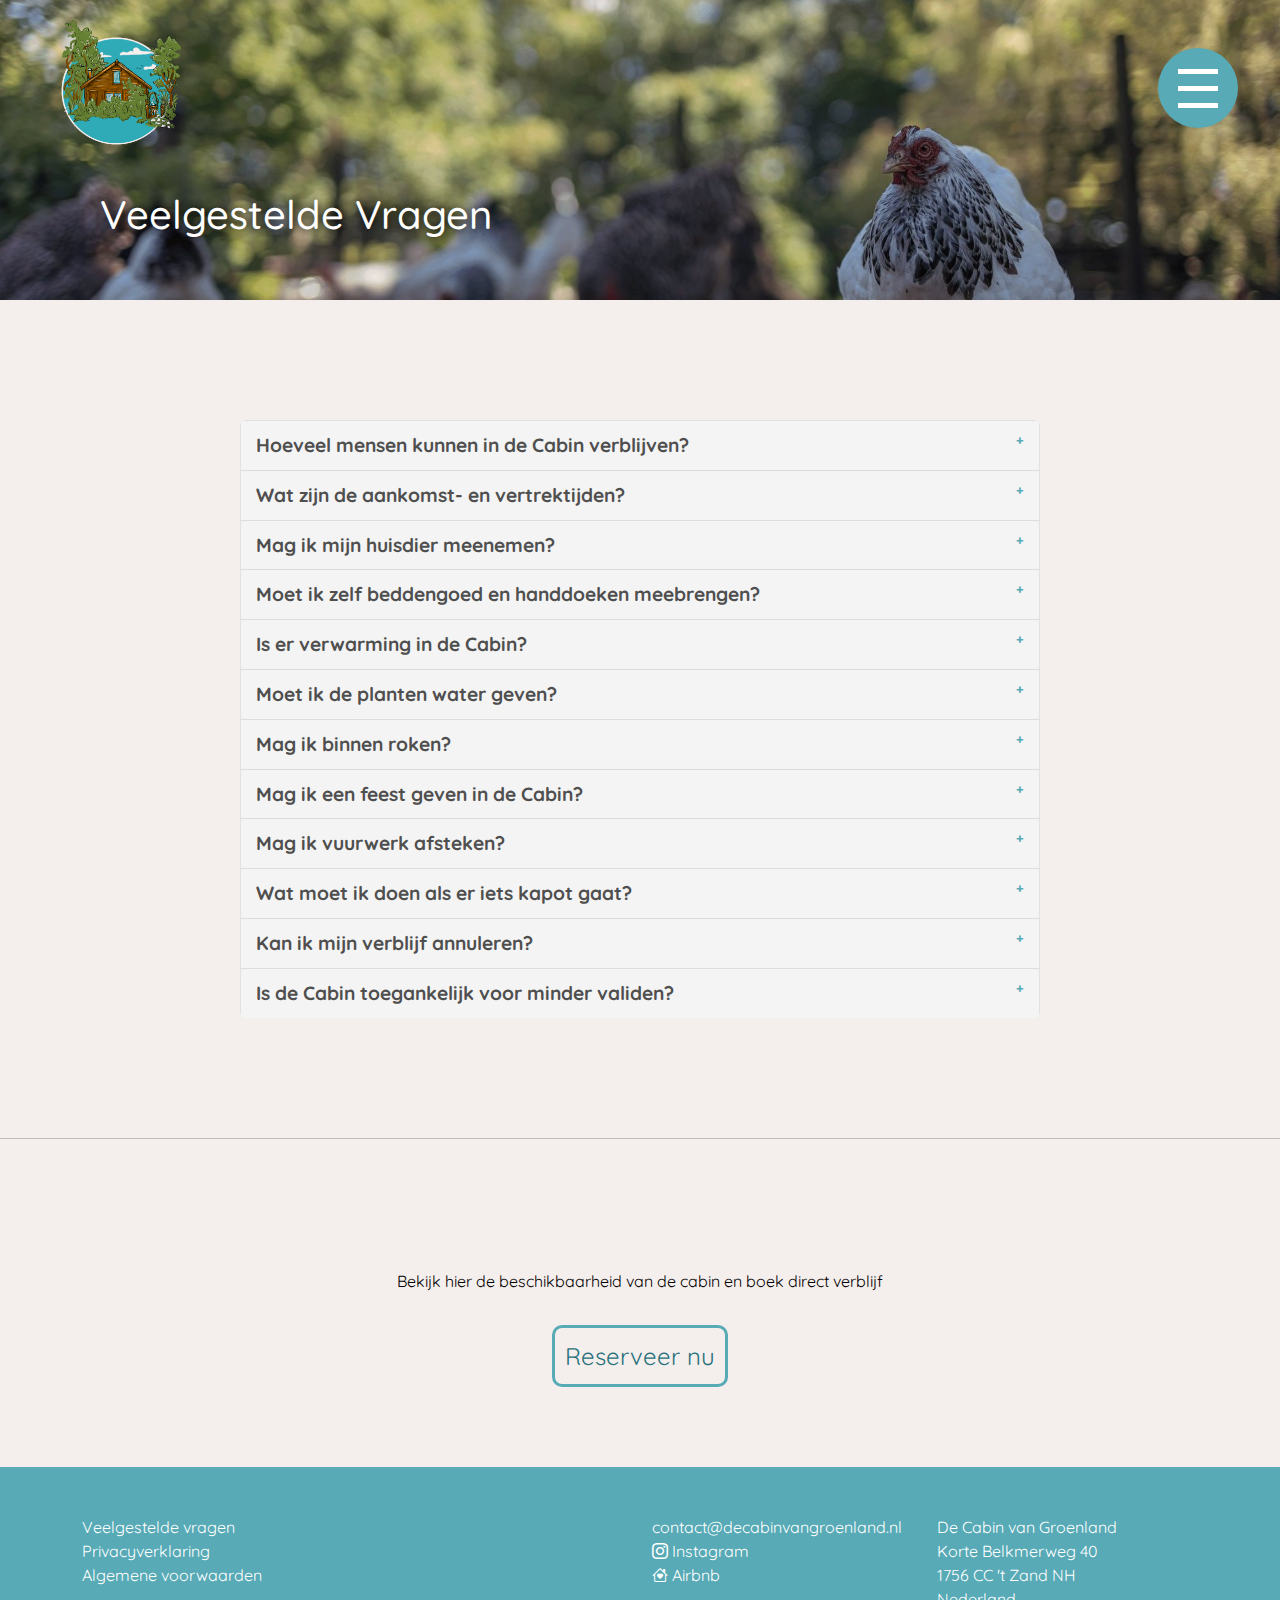
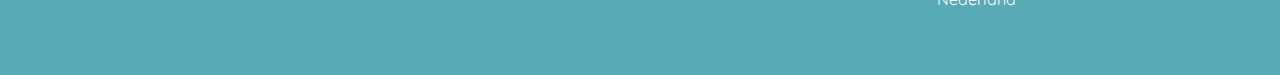
<file: vragen.html>
<!DOCTYPE html>
<html lang="en">
<head>
    <meta charset="UTF-8">
    <meta name="viewport" content="width=device-width, initial-scale=1.0">
    <link href="https://cdn.jsdelivr.net/npm/bootstrap@5.3.3/dist/css/bootstrap.min.css" rel="stylesheet" integrity="sha384-QWTKZyjpPEjISv5WaRU9OFeRpok6YctnYmDr5pNlyT2bRjXh0JMhjY6hW+ALEwIH" crossorigin="anonymous">
    
    <!-- Font links -->
    <link rel="preconnect" href="https://fonts.googleapis.com">
    <link rel="preconnect" href="https://fonts.gstatic.com" crossorigin>
    <link href="https://fonts.googleapis.com/css2?family=Quicksand:wght@300..700&family=Roboto:ital,wght@0,100;0,300;0,400;0,500;0,700;0,900;1,100;1,300;1,400;1,500;1,700;1,900&family=Ubuntu+Mono:ital,wght@0,400;0,700;1,400;1,700&display=swap" rel="stylesheet">
      
    <!-- Bootstrap icon link -->
    <link href="https://cdn.jsdelivr.net/npm/bootstrap-icons/font/bootstrap-icons.css" rel="stylesheet">

    <link rel="stylesheet" type="text/css" href="styles.css">
    <title>De Cabin van Groenland</title>

                                <!-- favicons -->
                                <link rel="icon" href="images/favicon32.png" sizes="32x32" type="image/png">
                                <link rel="icon" href="images/favicon64.png" sizes="64x64" type="image/png">
                                <link rel="apple-touch-icon" href="images/favicon180.png">
                                <link rel="icon" href="images/favicon192.png" sizes="192x192" type="image/png">
                        
                                <!-- Open Graph Metadata -->
                                <meta property="og:title" content="De Cabin van Groenland - Veelgestelde Vragen">
                                <meta property="og:description" content="Lees hier de antwoorden op veelgestelde vragen.">
                                <meta property="og:image" itemprop="image" content="https://www.decabinvangroenland.nl/images/shareimg.jpg">
                                <meta property="og:url" content="https://www.decabinvangroenland.nl/">
                                <meta property="og:type" content="website">
</head>
<body>

 
    <!-- Navigation -->

    <div id="navigation-placeholder"></div>
    
    <!-- header -->
        <div class="header-losse-pagina vragen">
            <h1>Veelgestelde Vragen</h1>
        </div>

    <!-- veelgestelde vragen accordeon -->
    
    <div id="vragen" class="block-vragen">


        <div class="accordion">

            <div class="accordion-item">
                <button class="accordion-header">Hoeveel mensen kunnen in de Cabin verblijven?</button>
                <div class="accordion-content">
                    <p>De Cabin biedt plaats aan twee tot vier personen, met een kingsize bed op de slaapzolder en een slaapbank in een extra kamer.</p>
                </div>
            </div>

            <div class="accordion-item">
                <button class="accordion-header">Wat zijn de aankomst- en vertrektijden?</button>
                <div class="accordion-content">
                    <p>De aankomsttijd is tussen 15:00u en 21:00u. De vertrektijd is tot 11:00u. Wil je eerder aankomen of later vertrekken? Vraag dan even naar de mogelijkheden.</p>
                </div>
            </div>

            <div class="accordion-item">
                <button class="accordion-header">Mag ik mijn huisdier meenemen? </button>
                <div class="accordion-content">
                    <p>Het is helaas niet toegestaan je eigen huisdier mee te nemen. Wel kun je genieten van onze eigen dieren die in harmonie met elkaar rondscharrelen op het erf.</p>
                </div>
            </div>

            <div class="accordion-item">
                <button class="accordion-header">Moet ik zelf beddengoed en handdoeken meebrengen? </button>
                <div class="accordion-content">
                    <p>Nee hoor, beddengoed en handdoeken zijn bij het verblijf inbegrepen.</p>
                </div>
            </div>

            <div class="accordion-item">
                <button class="accordion-header">Is er verwarming in de Cabin?</button>
                <div class="accordion-content">
                    <p>Ja, naast vloerverwarming voor de koudere maanden heeft de Cabin ook een houtkachel, inclusief een voorraad haardhout.</p>
                </div>
            </div>

            <div class="accordion-item">
                <button class="accordion-header">Moet ik de planten water geven?</button>
                <div class="accordion-content">
                    <p>Het enige wat je hoeft te doen is af en toe een beetje tegen ze praten. Zingen mag ook. Het bewateren regelen wij, zodat de planten nooit te weinig of teveel krijgen.</p>
                </div>
            </div>

            <div class="accordion-item">
                <button class="accordion-header">Mag ik binnen roken?</button>
                <div class="accordion-content">
                    <p>Nee. Roken, vapen of e-sigaretten zijn alleen buiten toegestaan.</p>
                </div>
            </div>

            <div class="accordion-item">
                <button class="accordion-header">Mag ik een feest geven in de Cabin?</button>
                <div class="accordion-content">
                    <p>We houden van een feestje, maar in de Cabin mogen geen feesten of evenementen georganiseerd worden.</p>
                </div>
            </div>

            <div class="accordion-item">
                <button class="accordion-header">Mag ik vuurwerk afsteken?</button>
                <div class="accordion-content">
                    <p>Om veiligheidsredenen is het afsteken van vuurwerk niet toegestaan.</p>
                </div>
            </div>

            <div class="accordion-item">
                <button class="accordion-header">Wat moet ik doen als er iets kapot gaat?</button>
                <div class="accordion-content">
                    <p>Gemaakte schade trachten wij in rekening te brengen, tenzij de schade buiten eigen toedoen is ontstaan.</p>
                </div>
            </div>

            <div class="accordion-item">
                <button class="accordion-header">Kan ik mijn verblijf annuleren?</button>
                <div class="accordion-content">
                    <p>Ja, we bieden een volledige restitutie bij annuleringen tot vijf dagen voor aankomst. Bij een annulering na deze periode geldt het volledige bedrag. Neem contact met ons op als je jouw reservering wilt annuleren.</p>
                </div>
            </div>
            
            <div class="accordion-item">
                <button class="accordion-header">Is de Cabin toegankelijk voor minder validen? </button>
                <div class="accordion-content">
                    <p>De Cabin is geen ideale plek voor minder validen. Er zijn opstapjes, ongelijkheden in de tuin en een trap naar de slaapzolder.</p>
                </div>
            </div>

        </div>

    </div>
     
        <!-- Reserveren -->

        <hr>

        <div id="reserveren" class="block-reserveren reserveren-los">
        
            <div class="block-text">Bekijk hier de beschikbaarheid van de cabin en boek direct verblijf</div>
    
            <div>
    
                <a href="http://reserveren.decabinvangroenland.nl"><button class="btn-reserveren">Reserveer nu</button></a>
        
            </div>
    
        </div>    

    <!-- Footer -->

    <div id="footer-placeholder"></div>

    <script src="navigation.js"></script>
    <script src="footer.js"></script>
    <script src="vragen.js"></script>

</body>
</html>
</file>
<file: styles.css>
/* colors used

Offwhite: #F4EEEC
Oranje: #D07F00
Bruin: #7B4D00
Groen: #6B803F
Blauw: #57AAB6

font used: Quicksand (google font)

*/

* {
    margin: 0;
    padding: 0;
    scroll-margin-top: 120px;
    box-sizing: border-box;
}

body {
    background-color: #F4EEEC;
    overflow-x: hidden;
    font-family: "Quicksand", sans-serif;
}

/* navigation */

.custom-navbar {
    padding-left: 30px;
    padding-right: 30px;
    width: 100dvw;
}

/* dropdown */

.menu-button {
    height: 80px;
    width: 80px;
    background-color: #57AAB6;
    color: #fff;
    border: none;
    border-radius: 50%;
    cursor: pointer;
    z-index: 1000; 
    display: flex;
    flex-wrap: wrap;
    flex-direction: column;
    justify-content: center;
    align-items: center;
}

.menu-button:hover {
    background-color: #4c98a2;
}

.bar1, .bar2, .bar3 {
    width: 40px;
    height: 5px;
    background-color: white;
    margin: 6px 0;
    transition: 0.4s;
  }

.change .bar1 {
    transform: translateY(17px) rotate(-45deg); 
}

.change .bar2 {
    opacity: 0;
}

.change .bar3 {
    transform: translateY(-17px) rotate(45deg);
}

.dropdown-menu {
    position: fixed;
    top: 0;
    left: 0;
    width: 100dvw;
    height: 100dvh;
    background-color: rgba(87, 170, 182, 0.95); 
    display: flex;
    flex-direction: column;
    justify-content: center;
    align-items: center;
    z-index: 999;
    opacity: 0; /* Initially hidden */
    transform: translateX(100%); /* Start off-screen to the left */
    transition: transform 0.3s ease-in-out, opacity 0.3s ease-in-out;
}

.dropdown-menu.active {
    opacity: 1; /* Make it visible */
    transform: translateX(0); /* Move into view */
}

.dropdown-menu ul {
    list-style: none;
    padding: 0;
    margin: 0;
    text-align: center;
}

.dropdown-menu li {
    margin: 20px 0;
}

.dropdown-menu a:hover {
    text-decoration: underline;
}

.big-menu a {
    color: #fff;
    text-decoration: none;
    font-size: 1.5rem;
    font-weight: bold;
}

.mini-menu a {
    color: black;
    text-decoration: none;
    font-size: 1.2rem;
    font-weight: normal;
}

/* header with video on homepage */

.header-container {
    width: 100vw;
    height: 100svh;
    min-height: 100dvh;
    display: flex;
    justify-content: flex-end;
    position: relative;
}

.header-part-left {
    position: absolute;
    width: 60%;
    height: 100%;
    background: black;
    overflow: hidden;
    z-index: -1;
    top: 0;
    left: 0;
}

#video-container {
    height: 100%;
    width: 100%;
    background-image: url("images/placeholder.jpg"); /* Safari fallback */
    background-size: cover; /* Scale fallback appropriately */
    background-position: center;
    background-color: black;
    position: absolute;
    z-index: 1;
    top: 0;
    left: 0;
    z-index: -1;
    display: none; /* Default to hiding this layer */
}

/* Main video for browsers that support object-fit */
#background-video {
    width: 100%;
    height: 100%;
    object-fit: cover;
    -webkit-object-fit: cover; /* Safari support */
    z-index: -1;
    display: block; /* Default to showing this layer */
    position: absolute;
}

/* Safari-specific fallback for mobile */
@supports (-webkit-overflow-scrolling: touch) {
    #background-video {
        display: none; /* Hide primary video */
    }

    #video-container {
        display: block; /* Show fallback */
    }
}

.header-part-right {
    width: 40%;
    height: 100%;
    display: flex;
    flex-direction: column;
    justify-content: center;
    align-items: center;
    background-color: rgba(244, 238, 236, 0.5)    ;
    z-index: 1;
    padding: 0px 25px 0px 25px;
}

.header-quote {
    font-family: "Quicksand", sans-serif;
    font-size: 2rem;
    color: #7B4D00;
    text-align: center;
    margin-top: 150px;
    padding-bottom: 20px;
}

.header-list {
    font-size: 1.2rem;
    text-align: left;
    padding-left: 15%;
    padding-bottom: 8%;
    padding-top: 8%;
    color: black;
}

.header-list li {
    color: #7B4D00;
}

.header-list li span {
    color: black;
}

.btn-reserveren {
    padding: 10px;
    background-color: rgba(255, 255, 255, 0);
    border-radius: 10px;
    font-size: 1.5rem;
    border: 3px solid #57AAB6;
    color: #234b51;
}

.btn-reserveren:hover {
    background-color: rgba(170, 222, 230, 1);
    color: rgb(45, 100, 101);
}


/* Header losse-pagina's */

.header-losse-pagina {
    width: 100dvw;
    height: 300px;
}

.header-losse-pagina h1 {
    z-index: 999;
    color: white;
    padding: 190px 0px 0px 100px;
    text-shadow: #000000 1px 0 10px;
}

/* Verschillende Headers */

.cabin {
    background-image: url("images/cabinheader.jpg");
    background-color: #D07F00;
    background-position: center;
    background-size: cover;
}

.contact {
    background-image: url("images/contactheader.jpg");
    background-color: orangered;
    background-position: center;
    background-size: cover;
}

.erfgoed {
    background-image: url("images/erfgoedheader.jpg");
    background-color: #6B803F;
    background-size: cover;
}

.omgeving {
    background-image: url("images/omgevingheader.jpg");
    background-color: #6B803F;
    background-position-y: center;
    background-size: cover;
}

.privacy {
    background-image: url("images/privacyheader.jpg");
    background-color: #D07F00;
    background-size: cover;
}

.voorwaarden {
    background-image: url("images/voorwaardenheader.jpg");
    background-color: #6B803F;
    background-position-y: center;
    background-size: cover;
}

.vragen {
    background-image: url("images/vragenheader.jpg");
    background-color: green;
    background-size: cover;
}

/* Blocks */

h1 {
    color: #7B4D00;
}

.block-right, .block-center, .block-left, .block-reserveren, .block-reviews, .block-insta, .block-vragen {
    width: 100dvw;
    background-color: #F4EEEC;
    display: flex;
    flex-direction: column;
    justify-content: center;
    align-items: center;
}

.block-text {
    width: 95%;
    padding:2rem;
    padding-top: 0px;
    text-align: center;
}

.wrapper {
    width: 100%;
    display: flex;
    flex-direction: row;
    justify-content: center;
    gap: 15px;
}

.block-right .block-text, .block-left .block-text {
    width: 50%;
    text-align: left;
}



.btn-link {
    padding: 10px;
    border-radius: 10px;
    font-size: 1rem;
    border: 3px solid #F4EEEC;
    background-color: #c4d1a7;
    color: #6B803F;
    font-weight: bold;
    text-decoration: none;
    margin-top: 25px;
}

.btn-link:hover {
    background-color: #e3ead5;
    color: #6B803F;
}



/* Cabin */

#cabin h1, #omgeving h1, #over h1 {
    margin-top: 70px;
    margin-bottom: 70px; 
}

.block-right .block-img img {
    width: 450px;
    height: 450px;
    object-fit: cover;
    border-radius: 10%;
}

/* de omgeving */

 .block-center .block-img img {
    width: 100dvw;
    height: 350px;
    object-fit: cover;
}

#omgeving .block-img{
    margin-top: 70px;
}

#omgeving .block-text {
    width: 75dvw;
}

/* Over ons / Contact */

.block-left .block-img img {
    width: 450px;
    height: 450px;
    object-fit: cover;
    border-radius: 10%;
}

/* Reserveren */

#reserveren .block-text {
    padding-top: 50px;

}

.block-reserveren {
    background-color: #6B803F;
    margin-top: 70px;
    margin-bottom: 70px;
}

.block-reserveren .block-text {
    color: #F4EEEC;
}

.block-reserveren .btn-link {
    padding: 10px;
    border: 0px solid #F4EEEC;
    margin-bottom: 60px;
}

/* Review */

.wrapper-reviews {
    width: 800px;
    height: 400px;
    display: flex;
    justify-content: center;
    align-items: center;
}

#slider { 
    position: relative;
    width: 600px;
    margin: 2rem auto;
    align-self: flex-start;
}
.slide {
    position: absolute;
    width: 600px;
    left: 0px;
    top: 0px;
    opacity: 0;
    transition: opacity 0.5s ease-in-out;
}

.slide.active {
    opacity: 1;
    z-index: 1; /* Ensure the active slide is on top */
}

.slide:not(.active) {
    z-index: 0; /* Push inactive slides behind */
    animation: none; /* Prevent the `fading` animation */
}

@keyframes fading {
    0% { opacity: 0; }
    50% { opacity: 1; }
    100% { opacity: 0; }
}

.prev, .next {
    width: 50px;
    height: 50px;
    background-color: rgba(87, 170, 182, 1);
    border: 3px solid white;
    border-radius: 50%;
    color: white;
    font-size: 1.4rem;
}

.prev:hover, .next:hover {
    background-color: rgba(50, 150, 160, 1);
}


/* The dots/bullets/indicators */
.dot {
    cursor: pointer;
    height: 15px;
    width: 15px;
    margin: 0 2px;
    background-color: rgb(155, 193, 199);
    border-radius: 50%;
    display: inline-block;
    transition: background-color 0.6s ease;
  }
  
  .active-dot, .dot:hover {
    background-color: rgba(50, 150, 160, 1);
  }

/* Review card */

.review-card {
    background-color: rgb(255, 255, 255);
    border-radius: 15px;
    padding: 20px;
    height: 340px;
}

.review-pic {    
    height: 70px;
    width: 60px;
    overflow: hidden;
    position: absolute;
    padding-top: 10px;
}

.review-pic img {
    height: 100%;
    width: 100%;
}

.review-name {
    font-weight: bold;
    color: #7B4D00;
    padding: 10px 0px 10px 75px;
}

.review-text {
    padding-top: 15px;
}

.review-rating {
    font-weight: bold;
    color: #7B4D00;
    padding-left: 75px;
}

/* Instagram */

.block-insta {
    padding-top: 0px;
    margin-top: 100px;
    margin-bottom: 100px;
}

.block-insta img {
    width: 400px;
    border-radius: 15px;
}

.block-insta-text {
    width: 40%;
    padding: 2rem;
    font-family: "Quicksand", sans-serif;
    font-size: 1rem;
    align-self: flex-start;
}

.block-insta-text button {
    font-size: 1rem;
    padding: 0.8rem;
    border-radius: 5px;
    background-color: #57AAB6;
    border: none;
    color: #F4EEEC;
}

.block-insta-text button:hover {
    background-color: rgba(170, 222, 230, 1);
    color: black;
    border: none;
}

/* big image */

.big-image img {
    width: 100dvw;
    margin-top: 30px;
}

/* Footer */

.footer-custom {
    background-color: #57AAB6;
    width: 100dvw;
}

li a {
    text-decoration: none;
    color: white;
}

li a:hover {
    color: black;
}

/* losse pagina's */

h2 {
    color: #7B4D00;
    font-size: 1.5rem;
    padding-top: 2rem;
    padding-bottom: 1rem;
}

h3 {
    color: #7B4D00;
    font-size: 1rem;
    font-weight: bold;
    display:inline;
}

/* losse pagina: cabin */


#cabin-1 {
    margin-top: 100px;
}

#verwarming, #koken, #duurzaam {
    margin-top: 70px;
}

#cabin-1 h2, #verwarming h2, #duurzaam h2, #omgeving h2, #voorzieningen h2 {
    padding-top: 0;
}

#duurzaam p, #duurzaam h2, #erf h2, #erf p, #duurzaam .link{
    text-align: left;
}

#duurzaam .block-text, #erf .block-text, #voorzieningen .block-text {
    width: 80dvw;
    padding-top: 0px;
}

#cabin-1 .block-text, #verwarming .block-text {
    padding-top: 0px;
}

.voorzieningen {
    background-color: #6B803F;
    margin-top: 70px;
    margin-bottom: 50px;
    padding-top: 60px;
    padding-bottom: 30px;
}

.voorzieningen h2 {
    padding-bottom: 0px;
    color: #F4EEEC;
}

.accordion-content ul {
    text-align: left;
}

#cabin-img img {
width: 100dvw;
height: 250px;
object-fit: cover;
}

.block-img-big {
    display: flex;
    justify-content: center;
}

.block-img-big img {
    width: 75%;
    height: auto;
    max-width: 800px;
    border-radius: 15px;
    margin-top: 50px;
}

#fotocarousel {
    margin-bottom: 30px;
}

#cabinfotos {
    display: none;
}

#cabinhr, #erfgoedhr, #omgevinghr {
    margin-top: 100px;
}

.beschrijving {
    margin-right: auto;
    margin-left: 15%;
    margin-top: 5px;
}

.fade {
    animation-name: fade;
    animation-duration: 1.5s;
  }
  
  @keyframes fade {
    from {opacity: .4}
    to {opacity: 1}
  }


/* losse pagina: erfgoed */

#erfgoed {
    margin-top: 70px;
    margin-bottom: 40px;
}

#erfgoed .block-text {
    width: 75dvw;
}

/* losse pagina: contact */

#contact {
    margin-top: 50px;
    margin-bottom: 50px;

}

#contact ul {
    list-style: none;
    padding-left: 0;
}

#contact a{
    color: #7B4D00;
}

#contact a:hover{
    color: #D07F00;
}

/* losse pagina: de omgeving */

#omgeving-1 {
    margin-top: 100px;
    margin-bottom: 100px;
}

#omgeving-1 h2 {
    padding-top: 0px;
}


#omgeving-2 a {
    color: #7B4D00;
}

 #omgeving-2 a:hover {
    color: #D07F00;
}

/* losse pagina: privacy */

#privacy {
    margin-top: 40px;
    margin-bottom: 70px;
}

#privacy a {
    color: #7B4D00;
}

#privacy a:hover {
    color: #D07F00;
}

#privacy .block-text {
    text-align: left;
    width: 75dvw;
}

/* losse pagina: algemene voorwaarden */

#voorwaarden {
    margin-top: 40px;
    margin-bottom: 70px;
}

#voorwaarden li {
    color: #7B4D00;
}

#voorwaarden li span{
    color: black;
}

#voorwaarden .block-text {
    text-align: left;
    width: 75dvw;
}

/* element op losse pagina's: reserveren */

#reserveren {
    padding: 0px;
    margin: 0px;
    margin-top: 80px;
    margin-bottom: 80px;
}

.reserveren-los {
    background-color: #F4EEEC;
}

.reserveren-los .block-text {
    color: black;
}

.reserveren-los .btn-reserveren {
    border: 3px solid #57AAB6;
    color: #26707b;
    margin: 0px;
}

/* veelgestelde vragen accordeon */

#vragen {
    margin-top: 70px;
    margin-bottom: 70px;
}

.accordion {
    width: 800px;
    margin: 50px auto 50px;
    border: 0px solid #ddd;
    border-radius: 5px;
    overflow: hidden;
}

.accordion-item {
    border-bottom: 1px solid #ddd;
}

.accordion-item:last-child {
    border-bottom: none;
}

.accordion-header {
    background: #f4f4f4;
    border: none;
    width: 100%;
    text-align: left;
    padding: 10px 15px;
    cursor: pointer;
    font-size: 1.2rem;
    font-weight: bold;
    color: rgb(79, 79, 79);
    outline: none;
    transition: 0.4s;
}

.actief, .accordion-header:hover {
    background: #bde0e6;
}

.accordion-content {
    display: block;
    padding: 0 15px;
    background: #fff;
    font-size: 1rem;
    line-height: 1.5;
    max-height: 0; 
    overflow: hidden; 
    transition: max-height 0.3s ease-out, padding 0.3s ease-out;
}

.accordion-content.open {
    padding: 10px 15px; 
    max-height: 1000px; 
}


.accordion-header:after {
    content: '\002B'; /* Unicode character for "plus" sign (+) */
    font-size: 13px;
    color: #57AAB6;
    float: right;
    margin-left: 5px;
  }
  
  .actief:after {
    content: "\2212"; /* Unicode character for "minus" sign (-) */
  }

/*Responsiveness */

@media (max-width: 1200px) {

    .block-text {
        padding-top: 0.5rem;
    }

    .block-insta-text {
        padding-top: 1rem;
    }

    .block-right .block-img img, .block-left .block-img img {
        width: 300px;
        height: 300px;
    }

    .block-insta img {
        width: 300px;
    }
}

@media (max-width: 950px) {

    .header-quote {
        font-size: 1rem;
        margin-top: 0px;
    }
    
    .header-list {
        font-size: 0.7rem;
    }
    
    .btn-reserveren, .block-reserveren .btn-reserveren {
        font-size: 1rem;
    }

    .wrapper-reviews {
        width: 550px;
        height: 600px;
    }

    #fotocarousel {
        height: 350px;
    }

    #slider {
        width: 400px;
    }

    .slide {
        width: 400px;
    }

    .review-card {
    height: 515px;
    }

    #fotocarousel .review-card {
        height: auto;
    }

    .accordion {
        width: 600px;
    }

}

@media (max-width: 700px) {

    .navbar-brand img {
        height: 90px;
    }

    .menu-button {
        height: 50px;
        width: 50px;
    }

    .bar1, .bar2, .bar3 {
        width: 20px;
        height: 2.5px;
        margin: 3px 0;
      }

    .change .bar1 {
        transform: translateY(9px) rotate(-45deg); 
    }
    
    .change .bar2 {
        opacity: 0;
    }
    
    .change .bar3 {
        transform: translateY(-8px) rotate(45deg);
    }

    .header-losse-pagina {
        height: 250px;
    }

    .header-losse-pagina h1 {
        padding: 165px 0px 0px 50px;
    }

}

/* for landscape */

@media (max-height: 425px) 
and (orientation: landscape) {

    .navbar-brand img {
        height: 90px;
    }

    .menu-button {
        height: 50px;
        width: 50px;
    }

    .bar1, .bar2, .bar3 {
        width: 20px;
        height: 2.5px;
        margin: 3px 0;
      }

    .change .bar1 {
        transform: translateY(9px) rotate(-45deg); 
    }
    
    .change .bar2 {
        opacity: 0;
    }
    
    .change .bar3 {
        transform: translateY(-8px) rotate(45deg);
    }

    .header-losse-pagina {
        height: 175px;
    }

    .header-losse-pagina h1 {
        padding: 125px 0px 0px 50px;
    }

}

@media (max-width: 600px) {

    .block-right .block-img img, .block-left .block-img img {
        width: 400px;
        height: 300px;
        border-radius: 20px;
    }

    #cabin h1 {
            margin-top: 70px;
            margin-bottom: 40px; 
        }

    #cabin .block-text, #over .block-text, #cabin-1 h2, #cabin-1 p, #verwarming h2, #verwarming p, #koken h2, #koken p, #duurzaam h2, #duurzaam p, #erf h2, #erf p {
            text-align: center;
        }
    
    #omgeving h1 {
        margin-top: 60px;
        margin-bottom: 60px; 
    }

    #over h1 {
        margin-top: 70px;
        margin-bottom: 40px; 
    }

    #block-insta {
        margin-top: 60px;
        margin-bottom: 60px;
    }

    #cabin-1, #erfgoed, #omgeving-1 {
        margin-top: 60px;
        margin-bottom: 0px;
    }

    #vragen {
        margin-top: 30px;
        margin-bottom: 0px;
    }

    #verwarming, #omgeving-2 {
        margin-top: 0px;
    }

    #reserveren {
            margin-top: 40px;
            margin-bottom: 80px;
        }  


    .wrapper {
        width: 100%;
        display: flex;
        flex-direction: column;
        justify-content: center;
        align-items: center;
        gap: 25px;
        padding-top: 30px;
        padding-bottom: 10px;
    }

    .block-right .block-text, .block-left .block-text {
        width: 80%;
    }

    .accordion {
        width: 450px;
    }

    #voorzieningen .accordion-header {
        font-size: 1rem;
    }
}

  @media (max-width: 500px) {

    * {
        scroll-margin-top: 70px;
    }

    .navbar-brand img {
        height: 75px;
    }

    .block-right .block-img img, .block-left .block-img img {
        width: 300px;
        height: 300px;
        border-radius: 20px;
    }

    .block-right .block-text, .block-left .block-text {
        width: 80%;
    }

    #cabin-1 .block-text, #cabin-2 .block-text {
        text-align: left;
    }

    .btn-reserveren {
        font-size: 0.7rem;
    }

    .block-reserveren {
        margin-top: 30px;
    }

    .block-insta-text {
        width: 70%;
        padding: 1rem;
        font-family: "Quicksand", sans-serif;
        font-size: 1rem;
        align-self: center;
    }

    .wrapper-reviews {
        width: 350px;
        height: 800px;
    }

    #slider {
        width: 250px;
    }

    .slide {
        width: 250px;
    }

    .block-fotocarousel, .cabin-dots {
        display: none;
    }

    #cabinfotos {
        display: flex;
    }

    .prev, .next {
    width: 20px;
    height: 50px;
    background-color: transparent;
    border: 0px solid white;
    color: rgba(87, 170, 182, 1);
    font-size: 1.4rem;
    display: none;
}

    .review-card {
    height: 715px;
    }

    #fotocarousel .review-card {
        height: auto;
    }

    .accordion {
        width: 300px;
    }

    .header-losse-pagina {
        height: 200px;
    }

    .header-losse-pagina h1 {
        font-size: 1.3rem;
    }

    .header-losse-pagina h1 {
        padding: 135px 0px 0px 50px;
    }

}

@media (max-width: 391px) {

    .navbar-brand img {
        height: 60px;
    }

    .menu-button {
        height: 40px;
        width: 40px;
    }

    .bar1, .bar2, .bar3 {
        width: 17px;
        height: 2.5px;
        margin: 2px 0;
      }

    .change .bar1 {
        transform: translateY(6px) rotate(-45deg); 
    }
    
    .change .bar2 {
        opacity: 0;
    }
    
    .change .bar3 {
        transform: translateY(-7px) rotate(45deg);
    }
}

@media (max-height: 600px) {

    .dropdown-menu a {
        font-size: 1.2rem;
    }

    .dropdown-menu hr {
        display: none;
    }
    .mini-menu {
        display: none;
    }
}
</file>
